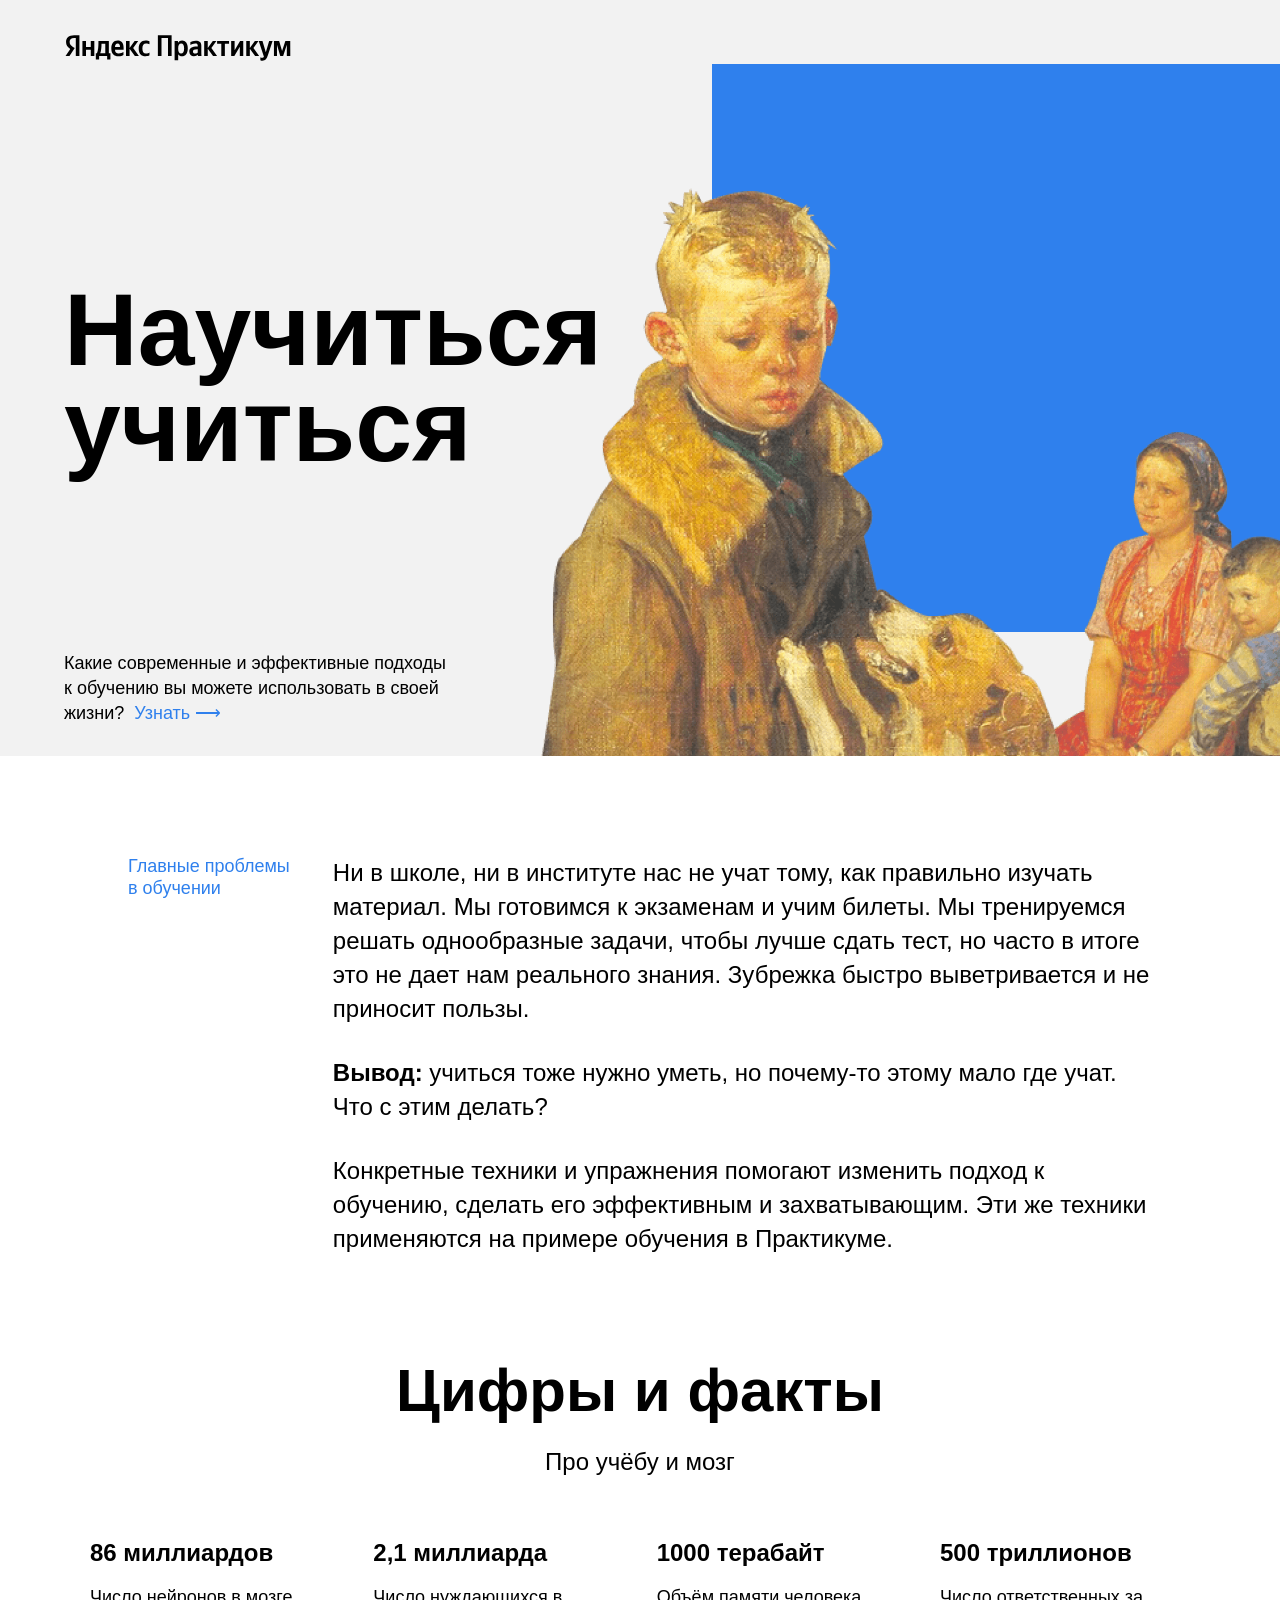
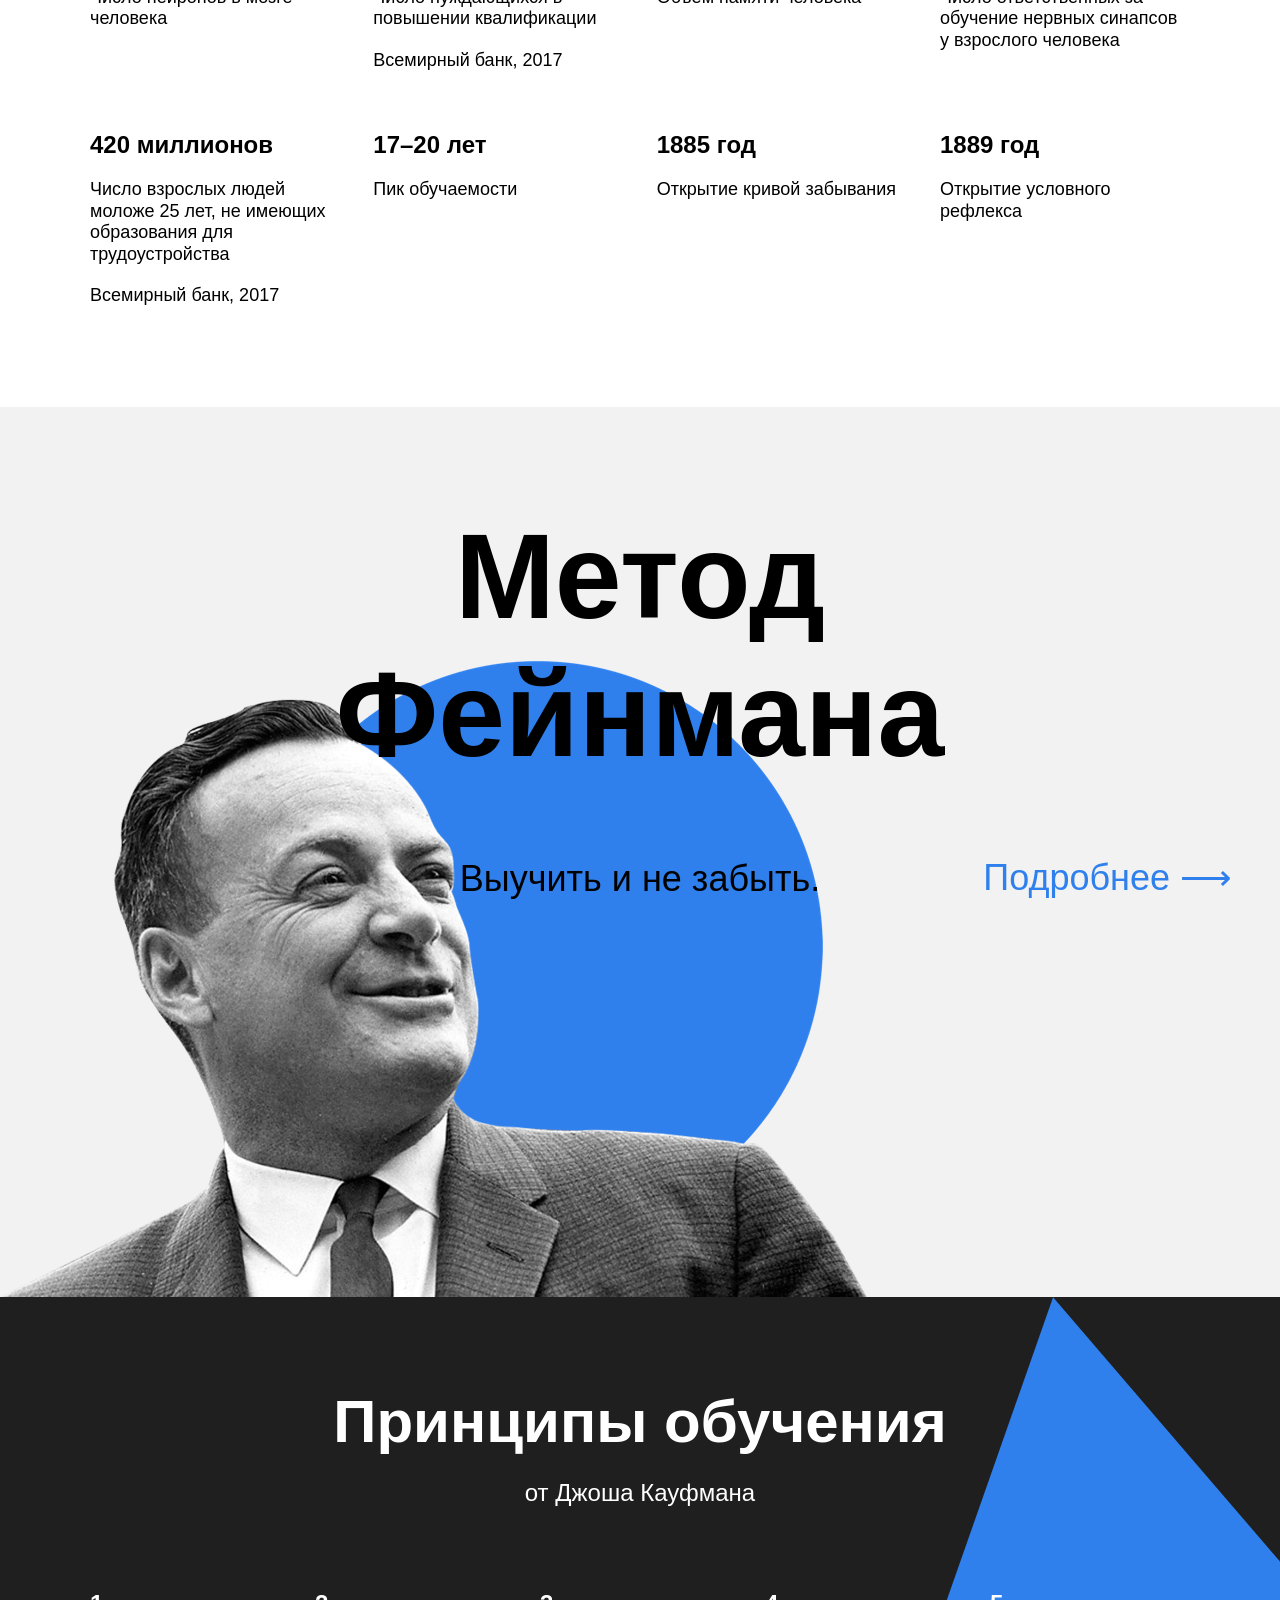
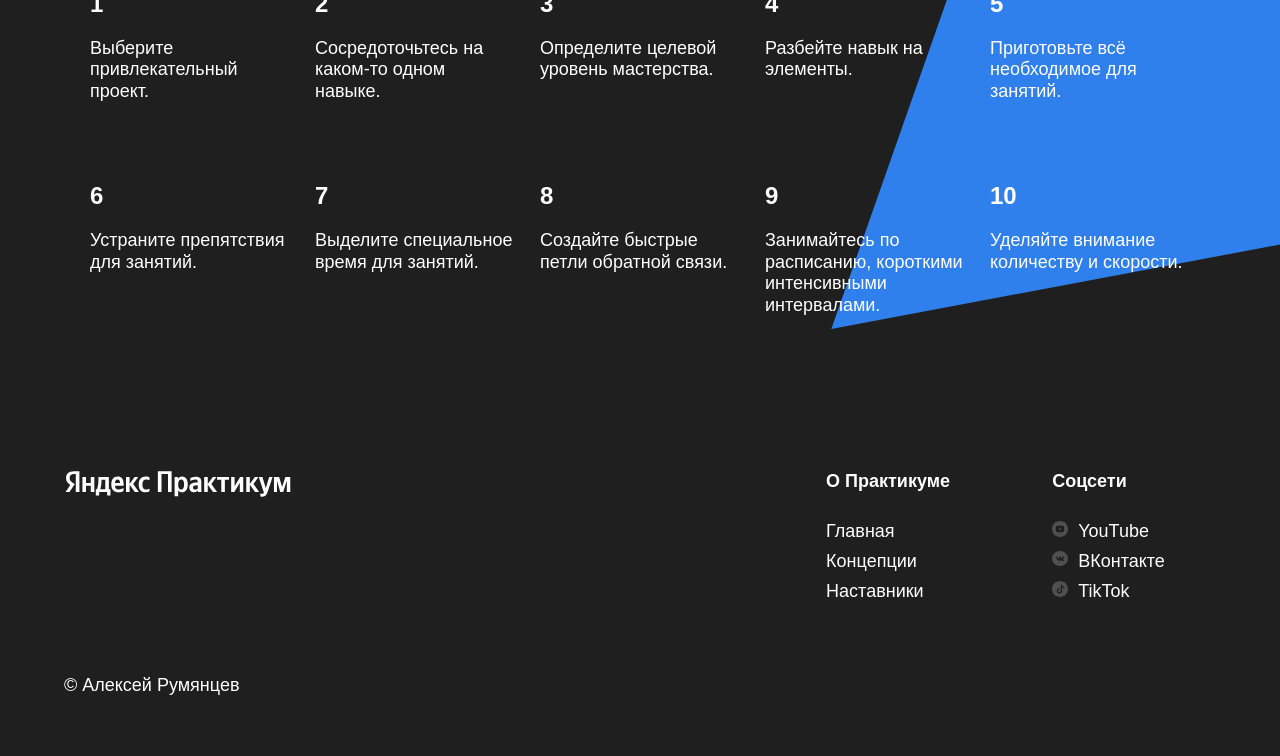
<file: pythonProject/yandexproject/index.html>
<!DOCTYPE html>
<html lang="ru">
<head>
  <meta charset="UTF-8">
  <meta name="viewport" content="width=device-width, initial-scale=1.0">
  <meta name="decription" content="Первый проект студента Яндекс.Практикума">
  <meta name="keywords" content="html, css">
  <meta name="author" content="Борис Зашляпин">
  <title>Научиться учиться</title>
  <link rel="stylesheet" href="./styles/normalize.css">
  <link rel="stylesheet" href="./styles/style.css">
</head>
<body class="page">
  <header class="header">
    <div class="logo logo_place_header"></div>
    <h1 class="header__title">Научиться учиться</h1>
    <p class="header__subtitle">
      Какие современные и эффективные подходы к обучению вы можете использовать в своей жизни?
      <a href="" class="header__link">&nbsp;Узнать&nbsp;&xrarr;</a>
    </p>
    <div class="header__main-illustration"></div>
    <div class="header__square-pic"></div>
  </header>
  <main class="content">
    <section class="description">
      <article class="two-columns">
        <h2 class="two-columns__brief">Главные проблемы в обучении</h2>
        <div class="two-columns__main-text">
          <p class="two-columns__paragraph">
            Ни в школе, ни в институте нас не учат тому, как правильно изучать материал.
            Мы готовимся к экзаменам и учим билеты.
            Мы тренируемся решать однообразные задачи, чтобы лучше сдать тест,
            но часто в итоге это не дает нам реального знания.
            Зубрежка быстро выветривается и не приносит пользы.
          </p>
          <p class="two-columns__paragraph">
            <span class="two-columns__span-accent">Вывод:</span> учиться тоже нужно уметь,
            но почему-то этому мало где учат.
            Что с этим делать?
          </p>
          <p class="two-columns__paragraph">
            Конкретные техники и упражнения помогают изменить подход к обучению,
            сделать его эффективным и захватывающим.
            Эти же техники применяются на примере обучения в Практикуме.
          </p>
        </div>
      </article>
    </section>
    <section class="digits">
      <h2 class="section-title">Цифры и факты</h2>
      <h3 class="section-subtitle">Про учёбу и мозг</h3>
      <div class="table">
        <div class="table__cell">
          <h4 class="table__heading">86 миллиардов</h4>
          <p class="table__text">Число нейронов в мозге человека</p>
        </div>
        <div class="table__cell">
          <h4 class="table__heading">2,1 миллиарда</h4>
          <p class="table__text">Число нуждающихся в повышении квалификации</p>
          <p class="table__text">Всемирный банк, 2017</p>
        </div>
        <div class="table__cell">
          <h4 class="table__heading">1000 терабайт</h4>
          <p class="table__text">Объём памяти человека</p>
        </div>
        <div class="table__cell">
          <h4 class="table__heading">500 триллионов</h4>
          <p class="table__text">Число ответственных за обучение нервных синапсов
            у взрослого человека
          </p>
        </div>
        <div class="table__cell">
          <h4 class="table__heading">420 миллионов</h4>
          <p class="table__text">
            Число взрослых людей моложе 25 лет,
            не имеющих образования для трудоустройства
          </p>
          <p class="table__text">Всемирный банк, 2017</p>
        </div>
        <div class="table__cell">
          <h4 class="table__heading">17–20 лет</h4>
          <p class="table__text">Пик обучаемости</p>
        </div>
        <div class="table__cell">
          <h4 class="table__heading">1885 год</h4>
          <p class="table__text">Открытие кривой забывания</p>
        </div>
        <div class="table__cell">
          <h4 class="table__heading">1889 год</h4>
          <p class="table__text">Открытие условного рефлекса</p>
        </div>
      </div>
    </section>
    <section class="feynman">
      <h2 class="feynman__title">Метод Фейнмана</h2>
      <h3 class="feynman__subtitle">Выучить и не забыть.</h3>
      <a href="" class="feynman__link">Подробнее&nbsp;&xrarr;</a>
      <div class="feynman__picture"></div>
    </section>
    <section class="kaufman">
      <h2 class="section-title section-title_theme_dark">Принципы обучения</h2>
      <h3 class="section-subtitle section-subtitle_theme_dark">от Джоша Кауфмана</h3>
      <div class="table table_theme_dark">
        <div class="table__cell table__cell_theme_dark">
          <h4 class="table__heading table__heading_theme_dark">1</h4>
          <p class="table__text table__text_theme_dark">Выберите привлекательный проект.</p>
        </div>
        <div class="table__cell table__cell_theme_dark">
          <h4 class="table__heading table__heading_theme_dark">2</h4>
          <p class="table__text table__text_theme_dark">Сосредоточьтесь на каком-то одном навыке.</p>
        </div>
        <div class="table__cell table__cell_theme_dark">
          <h4 class="table__heading table__heading_theme_dark">3</h4>
          <p class="table__text table__text_theme_dark">Определите целевой уровень мастерства.</p>
        </div>
        <div class="table__cell table__cell_theme_dark">
          <h4 class="table__heading table__heading_theme_dark">4</h4>
          <p class="table__text table__text_theme_dark">Разбейте навык на элементы.</p>
        </div>
        <div class="table__cell table__cell_theme_dark">
          <h4 class="table__heading table__heading_theme_dark">5</h4>
          <p class="table__text table__text_theme_dark">Приготовьте всё необходимое для занятий.</p>
        </div>
        <div class="table__cell table__cell_theme_dark">
          <h4 class="table__heading table__heading_theme_dark">6</h4>
          <p class="table__text table__text_theme_dark">Устраните препятствия для занятий.</p>
        </div>
        <div class="table__cell table__cell_theme_dark">
          <h4 class="table__heading table__heading_theme_dark">7</h4>
          <p class="table__text table__text_theme_dark">Выделите специальное время для занятий.</p>
        </div>
        <div class="table__cell table__cell_theme_dark">
          <h4 class="table__heading table__heading_theme_dark">8</h4>
          <p class="table__text table__text_theme_dark">Создайте быстрые петли обратной связи.</p>
        </div>
        <div class="table__cell table__cell_theme_dark">
          <h4 class="table__heading table__heading_theme_dark">9</h4>
          <p class="table__text table__text_theme_dark">Занимайтесь по расписанию, короткими интенсивными интервалами.
          </p>
        </div>
        <div class="table__cell table__cell_theme_dark">
          <h4 class="table__heading table__heading_theme_dark">10</h4>
          <p class="table__text table__text_theme_dark">Уделяйте внимание количеству и скорости.</p>
        </div>
      </div>
      <div class="kaufman__triangle"></div>
    </section>
  </main>
  <footer class="footer">
    <div class="footer__columns">
      <div class="footer__column footer__column_content_copyright">
        <div class="logo logo_place_footer"></div>
        <p class="footer__author">&#169; Алексей Румянцев</p>
      </div>
      <div class="footer__column footer__column_content_info">
        <h2 class="footer__column-heading">О Практикуме</h2>
        <nav>
          <ul class="footer__column-links">
            <li><a href="" class="footer__column-link">Главная</a></li>
            <li><a href="" class="footer__column-link">Концепции</a></li>
            <li><a href="" class="footer__column-link">Наставники</a></li>
          </ul>
        </nav>
      </div>
      <div class="footer__column footer__column_content_social">
        <h2 class="footer__column-heading">Соцсети</h2>
        <nav>
          <ul class="footer__column-links">
            <li>
              <a href="#" class="footer__column-link" lang="en">
              <img src="../yandexproject2/images/youtube_color_white.svg" alt="Иконка социальной сети YouTube" class="footer__social-icon">YouTube</a>
            </li>
            <li>
              <a href="#" class="footer__column-link">
              <img src="./images/vk_color_white.svg" alt="Иконка социальной сети ВКонтакте" class="footer__social-icon">ВКонтакте</a>
            </li>
            <li>
              <a href="#" class="footer__column-link" lang="en">
              <img src="../yandexproject2/images/tiktok_color_white.svg" alt="Иконка социальной сети TikTok" class="footer__social-icon">TikTok</a>
            </li>
          </ul>
        </nav>
      </div>
    </div>
  </footer>
</body>
</html>
</file>
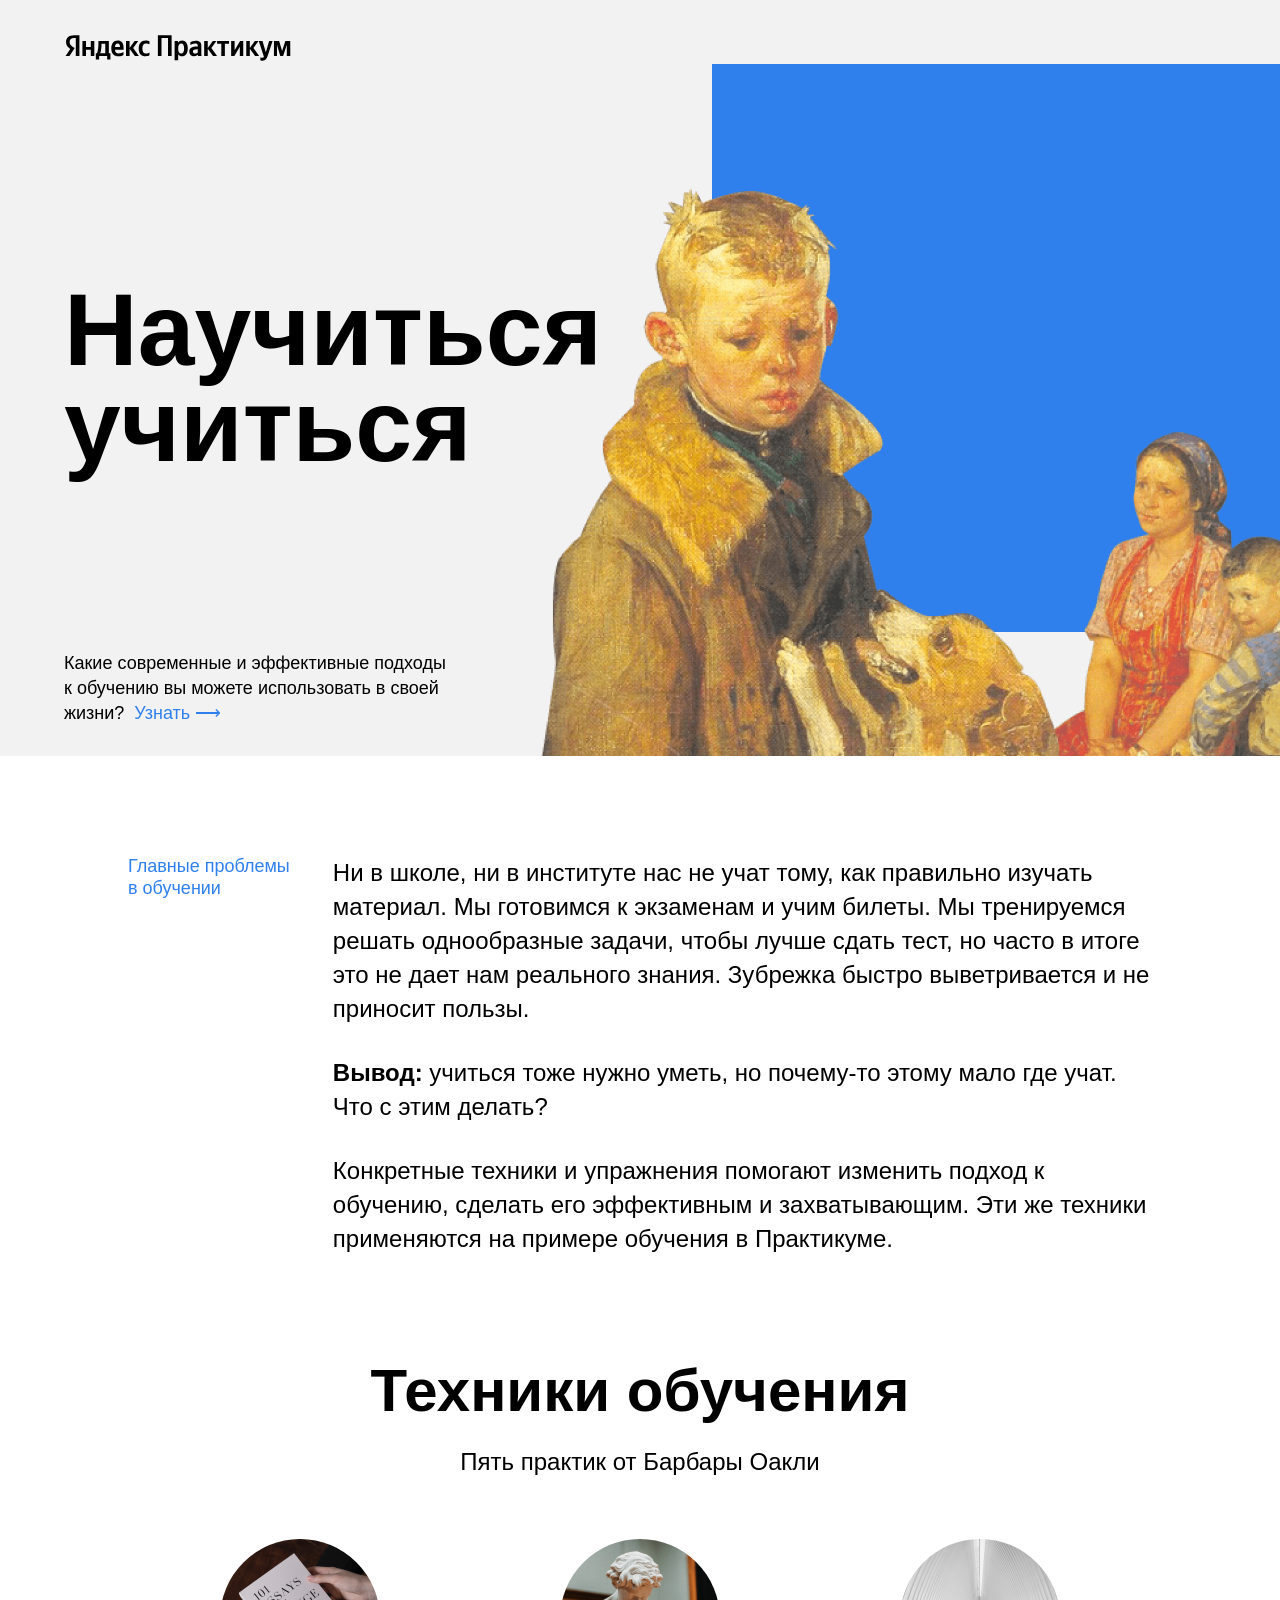
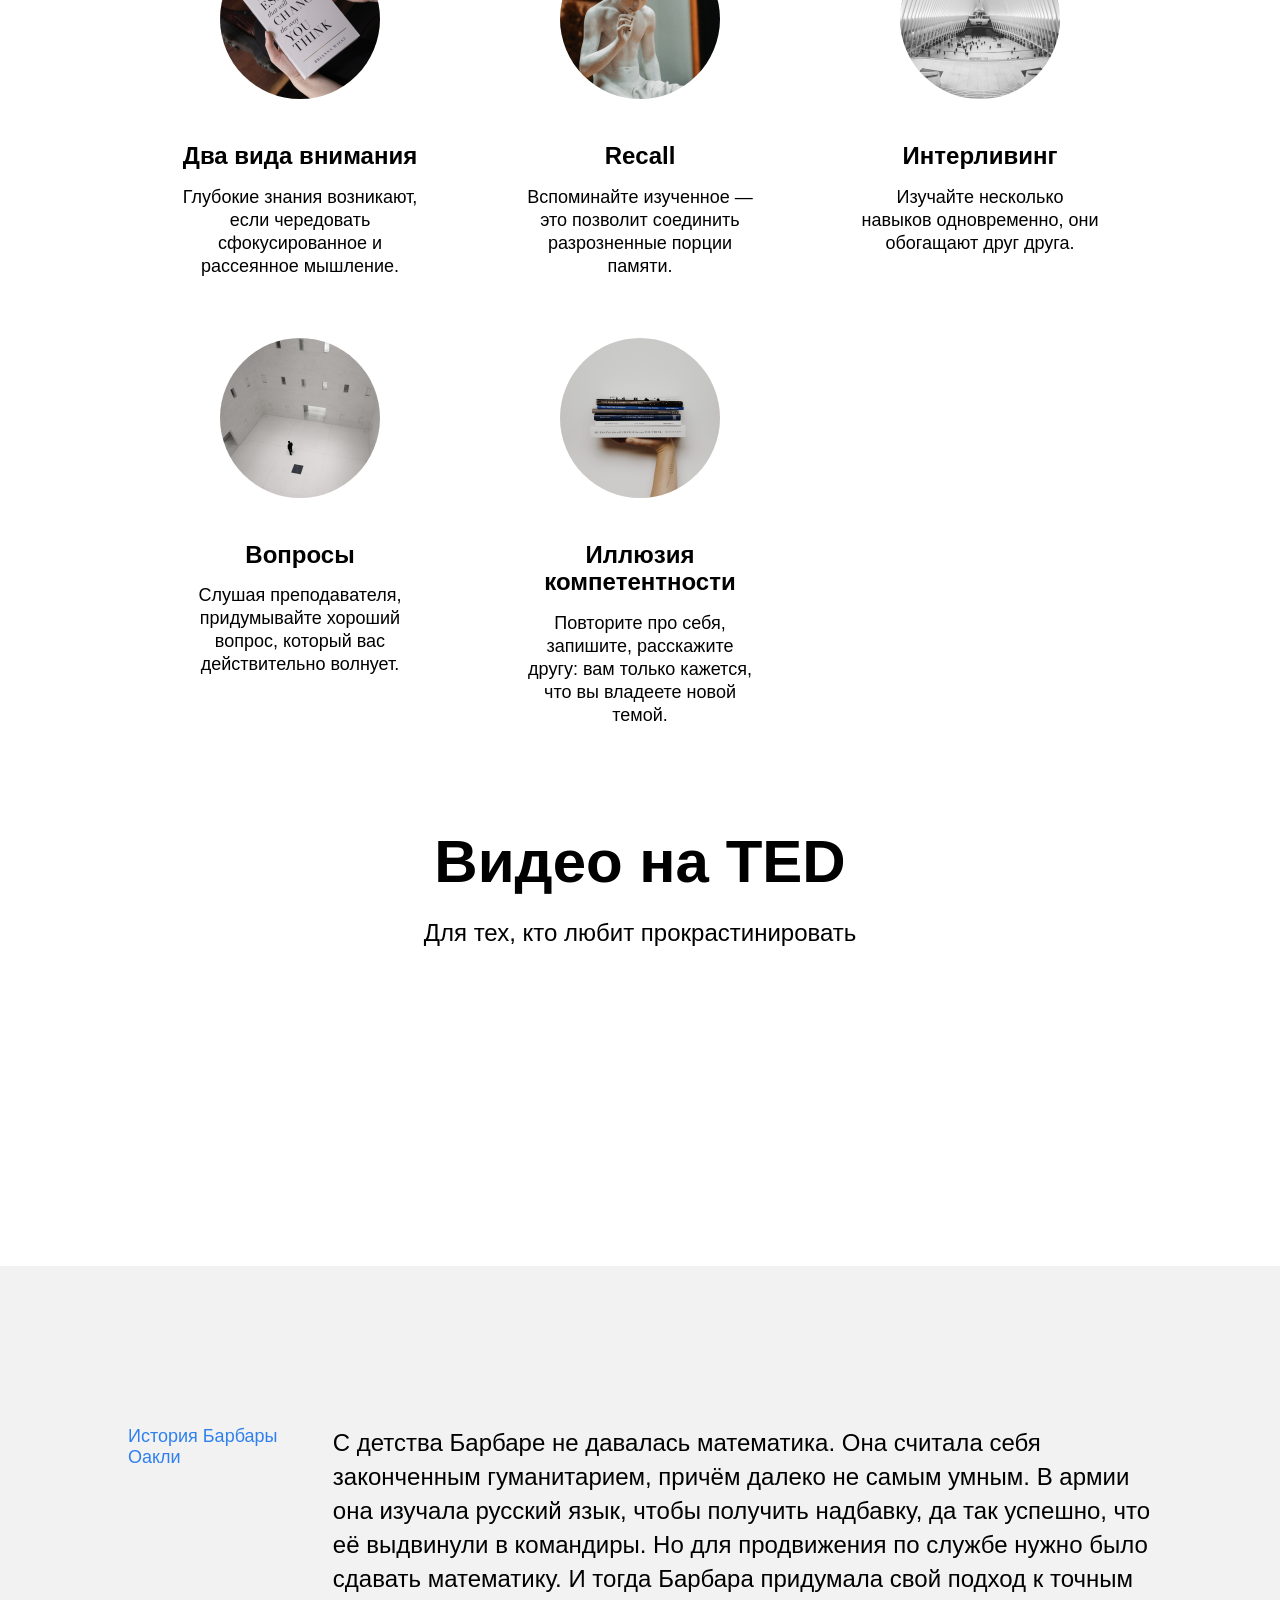
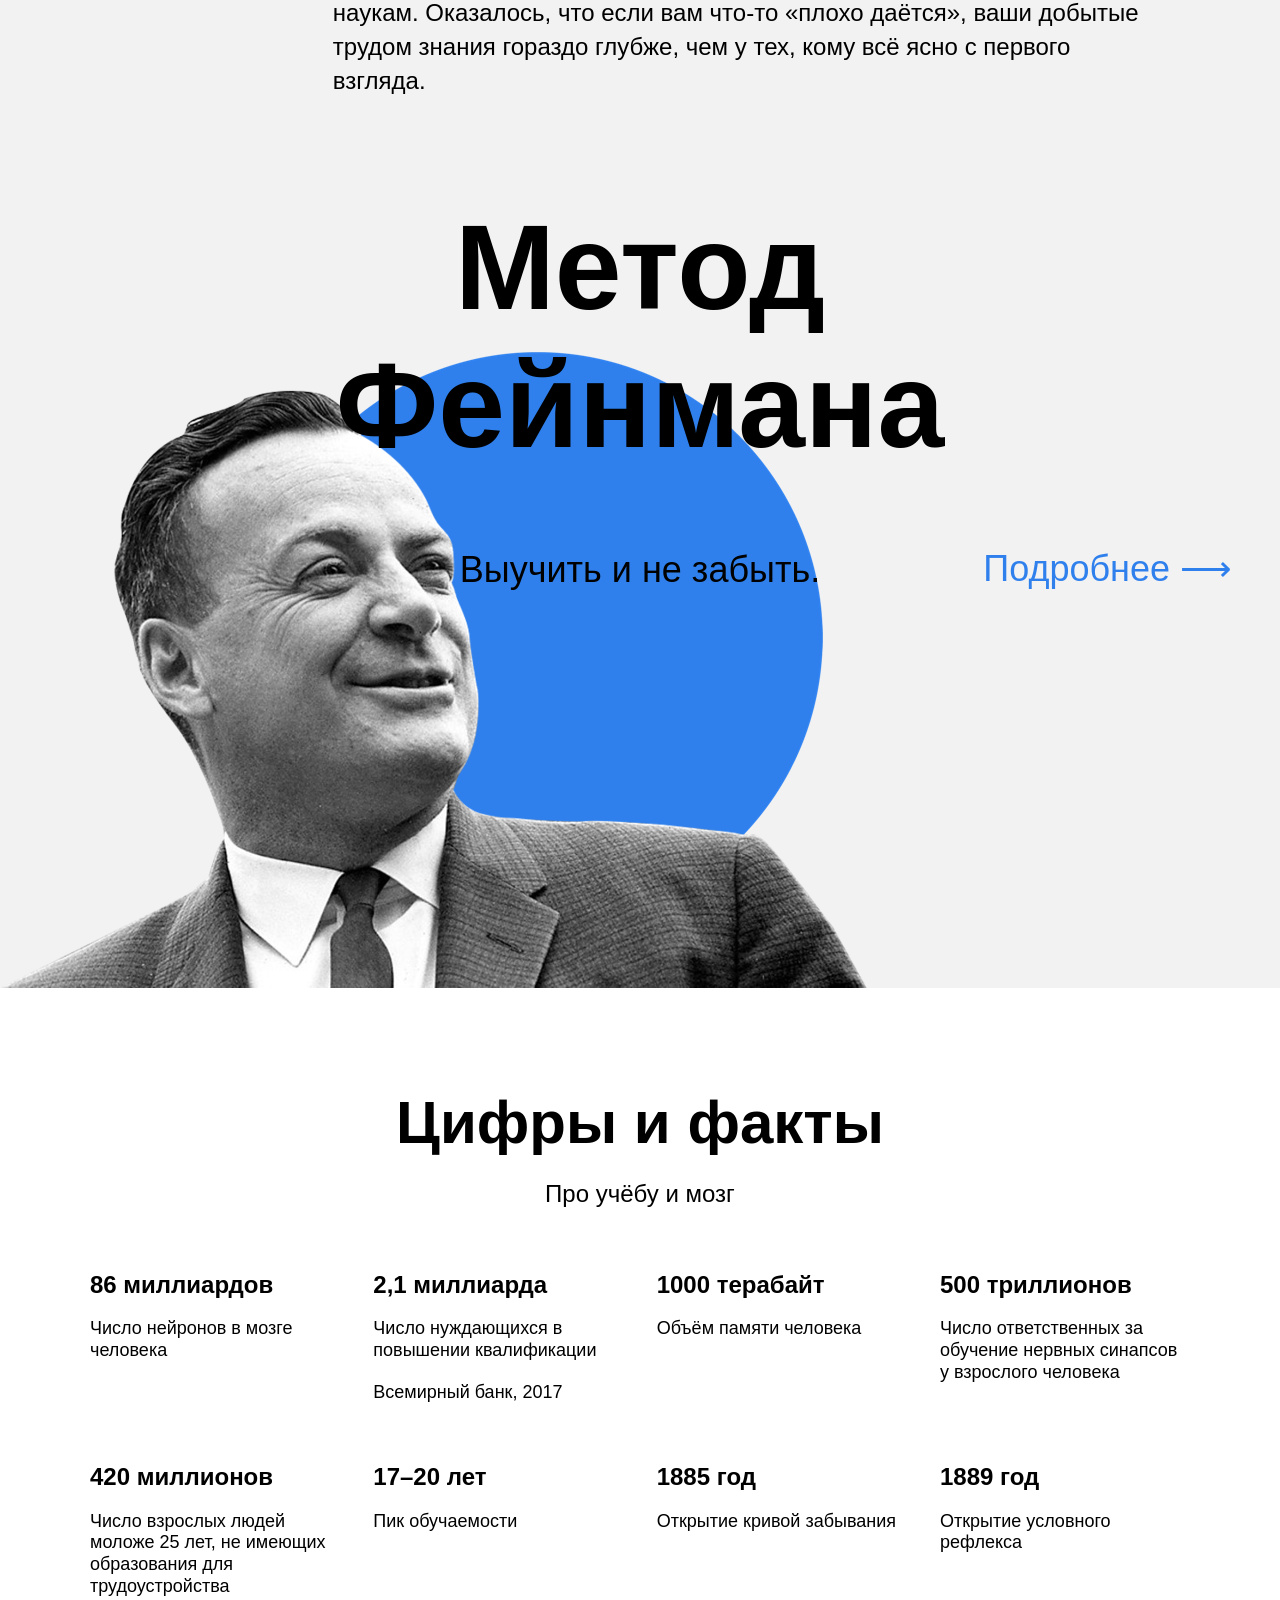
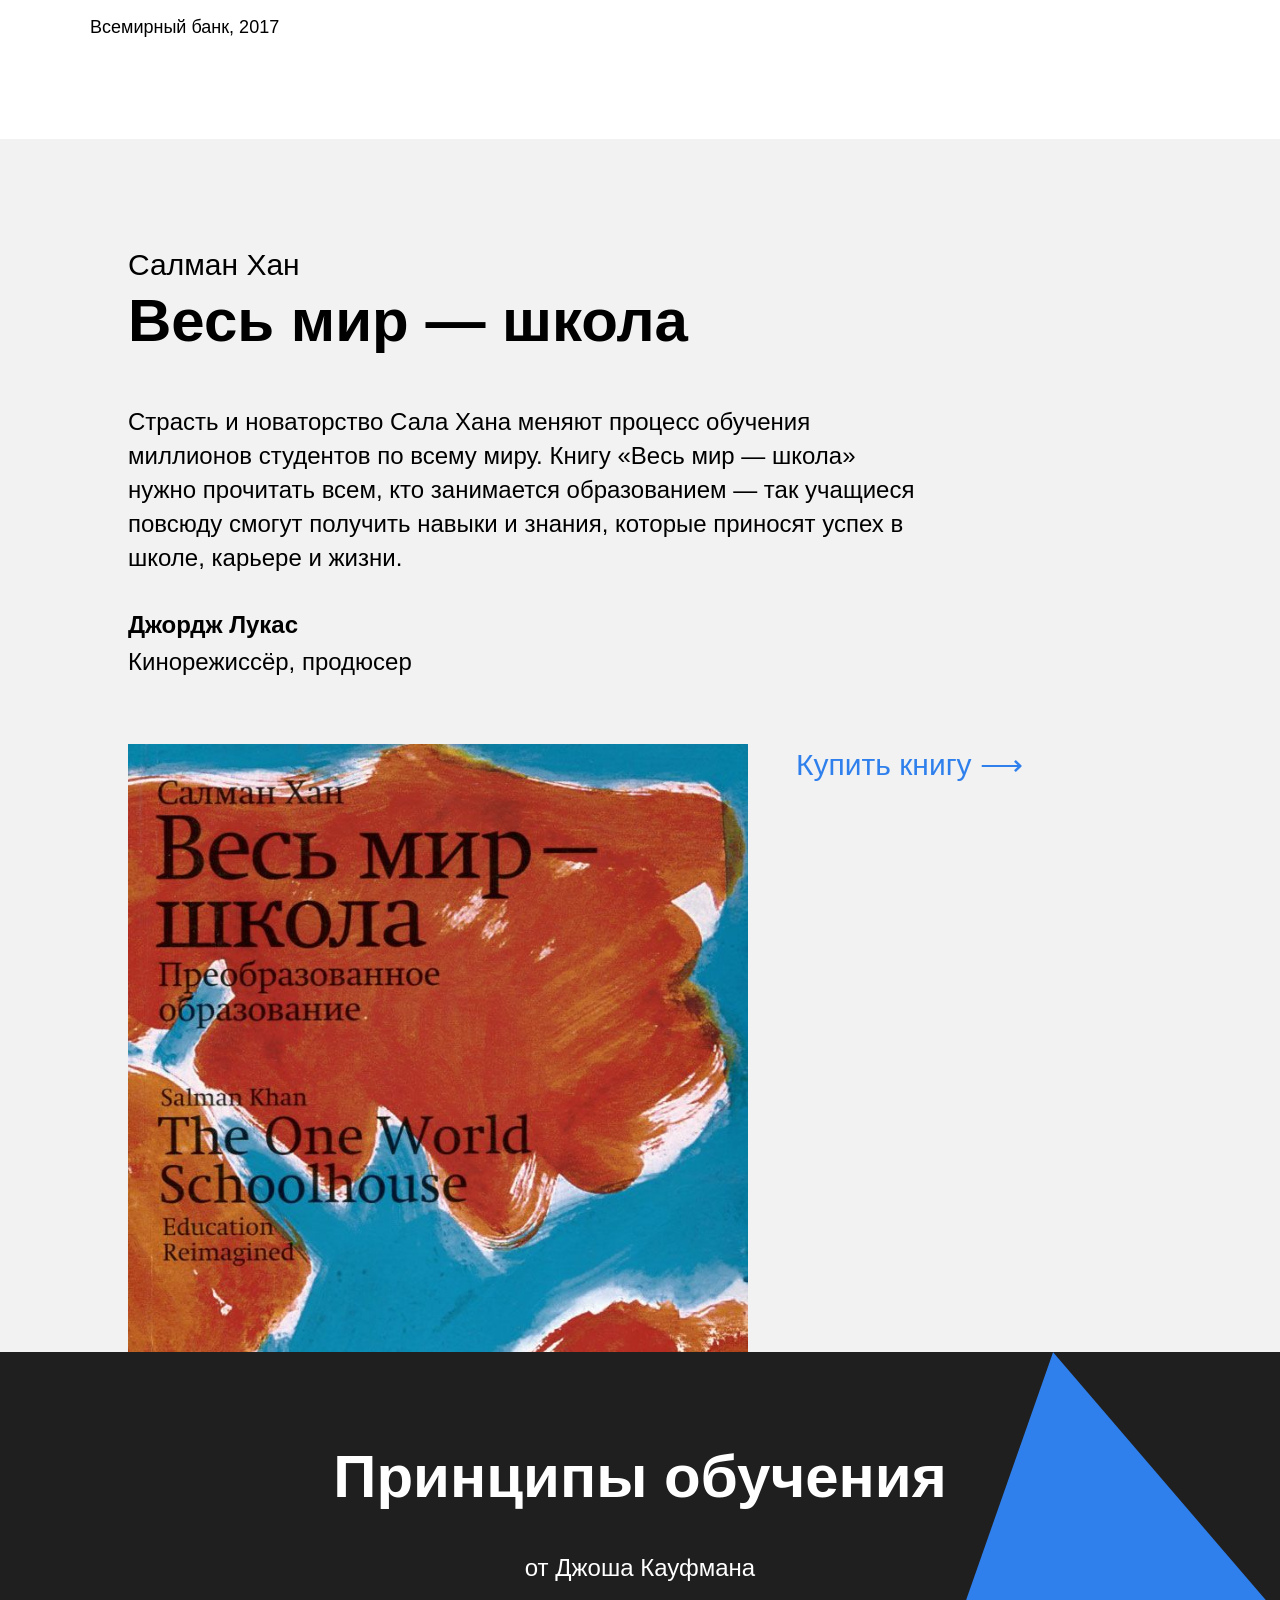
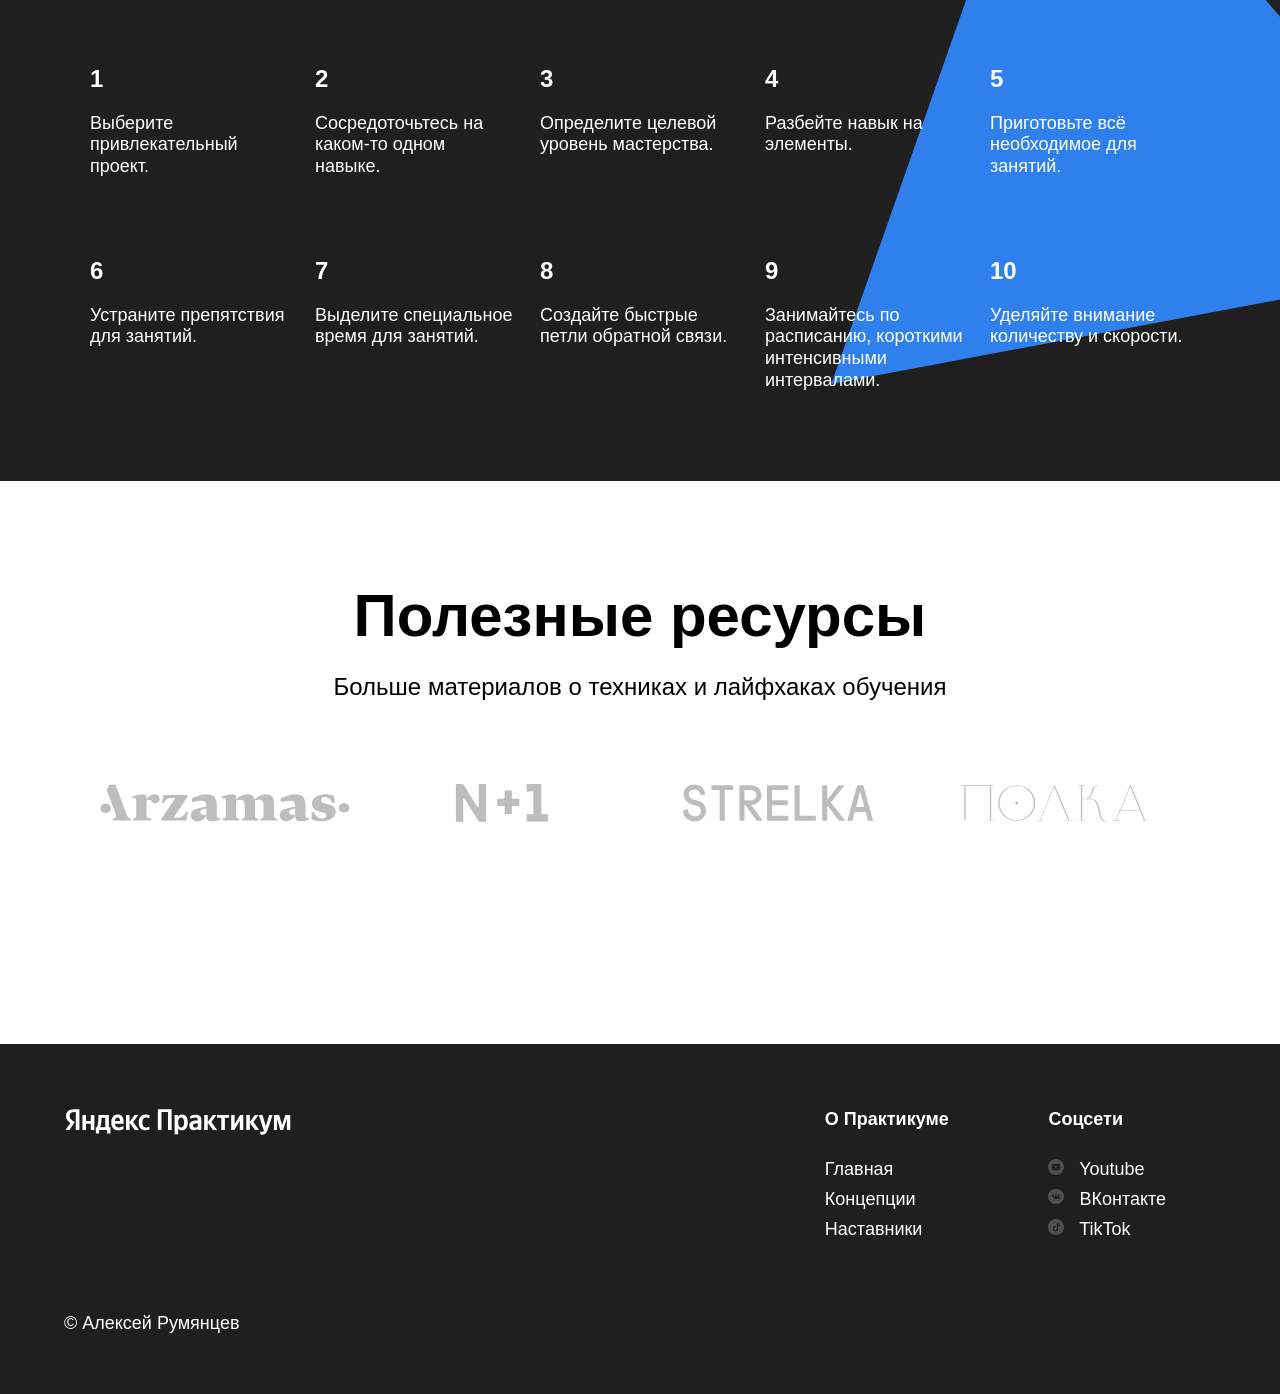
<file: pythonProject/yandexproject2/index.html>
<!DOCTYPE html>
<html lang="ru">
<head>
  <meta charset="UTF-8">
  <meta name="viewport" content="width=device-width, initial-scale=1.0">
  <meta name="decription" content="Первый проект студента Яндекс.Практикума">
  <meta name="author" content="Алексей Румянцев">
  <title>Научиться учиться</title>
  <link rel="stylesheet" href="./pages/index.css">
</head>
<body class="page">
  <header class="header">
    <div class="logo logo_place_header"></div>
    <h1 class="header__title">Научиться учиться</h1>
    <p class="header__subtitle">
      Какие современные и эффективные подходы к обучению вы можете использовать в своей жизни?
      <a href="" target="_blank" class="header__link">&nbsp;Узнать&nbsp;&xrarr;</a>
    </p>
    <div class="header__main-illustration"></div>
    <div class="header__square-pic rotation"></div>
  </header>
  <main class="content">
    <section class="description">
      <article class="two-columns">
        <h2 class="two-columns__brief">Главные проблемы в обучении</h2>
        <div class="two-columns__main-text">
          <p class="two-columns__paragraph">
            Ни в школе, ни в институте нас не учат тому, как правильно изучать материал.
            Мы готовимся к экзаменам и учим билеты.
            Мы тренируемся решать однообразные задачи, чтобы лучше сдать тест,
            но часто в итоге это не дает нам реального знания.
            Зубрежка быстро выветривается и не приносит пользы.
          </p>
          <p class="two-columns__paragraph">
            <span class="two-columns__span-accent">Вывод:</span> учиться тоже нужно уметь,
            но почему-то этому мало где учат.
            Что с этим делать?
          </p>
          <p class="two-columns__paragraph">
            Конкретные техники и упражнения помогают изменить подход к обучению,
            сделать его эффективным и захватывающим.
            Эти же техники применяются на примере обучения в Практикуме.
          </p>
        </div>
      </article>
    </section>
    <section class="techniques">
      <h2 class="section-title">Техники обучения</h2>
      <p class="section-subtitle">Пять практик от Барбары Оакли</p>
      <div class="cards">
        <div class="cards__item">
          <img src="./images/cards-attention.png" alt="Книга 101 эссе, чтобы изменить ваше мышление,
          американской писательницы Брианны Уист" class="cards__image">
          <h3 class="cards__title">Два вида внимания</h3>
          <p class="cards__description">
            Глубокие знания возникают, если чередовать
            сфокусированное и рассеянное мышление.
          </p>
        </div>
        <div class="cards__item">
          <img src="./images/cards-recall.png" alt="Фрагмент статуи юноши" class="cards__image">
          <h3 class="cards__title">Recall</h3>
          <p class="cards__description">
            Вспоминайте изученное &mdash; это позволит соединить
            разрозненные порции памяти.
          </p>
        </div>
        <div class="cards__item">
          <img src="./images/cards-interliving.png" alt="Интерьер архитектурного сооружения" class="cards__image">
          <h3 class="cards__title">Интерливинг</h3>
          <p class="cards__description">
            Изучайте несколько навыков одновременно,
            они обогащают друг друга.
          </p>
        </div>
        <div class="cards__item">
          <img src="./images/cards-question.png" alt="Интерьер архитектурного сооружения" class="cards__image">
          <h3 class="cards__title">Вопросы</h3>
          <p class="cards__description">
            Слушая преподавателя, придумывайте хороший вопрос,
            который вас действительно волнует.
          </p>
        </div>
        <div class="cards__item">
          <img src="./images/cards-competence.png" alt="Фрагмент руки, держащей стопку книг" class="cards__image">
          <h3 class="cards__title">Иллюзия компетентности</h3>
          <p class="cards__description">
            Повторите про себя, запишите, расскажите другу:
            вам только кажется, что вы владеете новой темой.
          </p>
        </div>
      </div>
    </section>
    <section class="video">
      <h2 class="section-title">Видео на TED</h2>
      <p class="section-subtitle">Для тех, кто любит прокрастинировать</p>
      <div class="video__iframes">
        <iframe title="Видеоэфир с американским писателем Джошем Кауфманом
        на тему Первые 20 часов. Как научиться чему угодно… быстро" src="https://www.youtube.com/embed/5MgBikgcWnY/"
          allowfullscreen loading="lazy" class="video__iframe">
        </iframe>
        <iframe title="Видеоэфир с писателем Тимом Урбаном
        на тему Внутри сознания талантливого прокрастинатора" src="https://www.youtube.com/embed/arj7oStGLkU/"
          allowfullscreen loading="lazy" class="video__iframe">
        </iframe>
      </div>
    </section>
    <section class="oakley">
      <article class="two-columns">
        <h2 class="two-columns__brief">История Барбары Оакли</h2>
        <div class="two-columns__main-text">
          <p class="two-columns__paragraph">
            С детства Барбаре не давалась математика. Она считала себя законченным гуманитарием,
            причём далеко не самым умным. В армии она изучала русский язык,
            чтобы получить надбавку, да так успешно, что её выдвинули в командиры.
            Но для продвижения по службе нужно было сдавать математику. И тогда Барбара придумала
            свой подход к точным наукам. Оказалось, что если вам что-то «плохо даётся»,
            ваши добытые трудом знания гораздо глубже, чем у тех, кому всё ясно
            с первого взгляда.
          </p>
        </div>
      </article>
    </section>
    <section class="feynman">
      <h2 class="feynman__title">Метод Фейнмана</h2>
      <p class="feynman__subtitle">Выучить и не забыть.</p>
      <a href="" target="_blank" class="feynman__link">Подробнее&nbsp;&xrarr;</a>
    </section>
    <section class="digits">
      <h2 class="section-title">Цифры и факты</h2>
      <p class="section-subtitle">Про учёбу и мозг</p>
      <ul class="table">
        <li class="table__cell">
          <h3 class="table__heading">86 миллиардов</h3>
          <p class="table__text">Число нейронов в мозге человека</p>
        </li>
        <li class="table__cell">
          <h3 class="table__heading">2,1 миллиарда</h3>
          <p class="table__text">Число нуждающихся в повышении квалификации</p>
          <p class="table__text">Всемирный банк, 2017</p>
        </li>
        <li class="table__cell">
          <h3 class="table__heading">1000 терабайт</h3>
          <p class="table__text">Объём памяти человека</p>
        </li>
        <li class="table__cell">
          <h3 class="table__heading">500 триллионов</h3>
          <p class="table__text">Число ответственных за обучение нервных синапсов
            у взрослого человека
          </p>
        </li>
        <li class="table__cell">
          <h3 class="table__heading">420 миллионов</h3>
          <p class="table__text">
            Число взрослых людей моложе 25 лет,
            не имеющих образования для трудоустройства
          </p>
          <p class="table__text">Всемирный банк, 2017</p>
        </li>
        <li class="table__cell">
          <h3 class="table__heading">17–20 лет</h3>
          <p class="table__text">Пик обучаемости</p>
        </li>
        <li class="table__cell">
          <h3 class="table__heading">1885 год</h3>
          <p class="table__text">Открытие кривой забывания</p>
        </li>
        <li class="table__cell">
          <h3 class="table__heading">1889 год</h3>
          <p class="table__text">Открытие условного рефлекса</p>
        </li>
      </ul>
    </section>
    <section class="khan">
      <div class="khan__container">
        <p class="khan__author">Салман Хан</p>
        <h2 class="khan__title">Весь мир &mdash; школа</h2>
        <blockquote class="khan__quote">Страсть и новаторство Сала Хана
          меняют процесс обучения миллионов студентов по всему миру.
          Книгу «Весь мир &mdash; школа» нужно прочитать всем,
          кто занимается образованием &mdash; так учащиеся повсюду смогут
          получить навыки и знания, которые приносят успех в школе, карьере и жизни.
        </blockquote>
        <p class="khan__quote-author">Джордж Лукас</p>
        <p class="khan__quote-author-subline">Кинорежиссёр, продюсер</p>
        <div class="khan__book-container">
          <img src="./images/khan-book.jpg" alt="Обложка книги Весь мир - школа американского преподавателя
          Салмана (Сала) Хана" class="khan__book-pic">
          <a href="" target="_blank" class="khan__buy-link">Купить книгу&nbsp;&xrarr;</a>
        </div>
      </div>
    </section>
    <section class="kaufman">
      <h2 class="section-title section-title_theme_dark">Принципы обучения</h2>
      <p class="section-subtitle section-subtitle_theme_dark">от Джоша Кауфмана</p>
      <ul class="table table_theme_dark">
        <li class="table__cell table__cell_theme_dark">
          <h3 class="table__heading table__heading_theme_dark">1</h3>
          <p class="table__text table__text_theme_dark">Выберите привлекательный проект.</p>
        </li>
        <li class="table__cell table__cell_theme_dark">
          <h3 class="table__heading table__heading_theme_dark">2</h3>
          <p class="table__text table__text_theme_dark">Сосредоточьтесь на каком-то одном навыке.</p>
        </li>
        <li class="table__cell table__cell_theme_dark">
          <h3 class="table__heading table__heading_theme_dark">3</h3>
          <p class="table__text table__text_theme_dark">Определите целевой уровень мастерства.</p>
        </li>
        <li class="table__cell table__cell_theme_dark">
          <h3 class="table__heading table__heading_theme_dark">4</h3>
          <p class="table__text table__text_theme_dark">Разбейте навык на элементы.</p>
        </li>
        <li class="table__cell table__cell_theme_dark">
          <h3 class="table__heading table__heading_theme_dark">5</h3>
          <p class="table__text table__text_theme_dark">Приготовьте всё необходимое для занятий.</p>
        </li>
        <li class="table__cell table__cell_theme_dark">
          <h3 class="table__heading table__heading_theme_dark">6</h3>
          <p class="table__text table__text_theme_dark">Устраните препятствия для занятий.</p>
        </li>
        <li class="table__cell table__cell_theme_dark">
          <h3 class="table__heading table__heading_theme_dark">7</h3>
          <p class="table__text table__text_theme_dark">Выделите специальное время для занятий.</p>
        </li>
        <li class="table__cell table__cell_theme_dark">
          <h3 class="table__heading table__heading_theme_dark">8</h3>
          <p class="table__text table__text_theme_dark">Создайте быстрые петли обратной связи.</p>
        </li>
        <li class="table__cell table__cell_theme_dark">
          <h3 class="table__heading table__heading_theme_dark">9</h3>
          <p class="table__text table__text_theme_dark">Занимайтесь по расписанию, короткими интенсивными интервалами.</p>
        </li>
        <li class="table__cell table__cell_theme_dark">
          <h3 class="table__heading table__heading_theme_dark">10</h3>
          <p class="table__text table__text_theme_dark">Уделяйте внимание количеству и скорости.</p>
        </li>
      </ul>
      <div class="kaufman__triangle rotation"></div>
    </section>
    <section class="resources">
      <h2 class="section-title">Полезные ресурсы</h2>
      <p class="section-subtitle">Больше материалов о техниках и лайфхаках обучения</p>
      <ul class="resources__logo-zone">
        <li>
          <a href="" target="_blank" class="resources__link">
            <img src="./images/logo/resources-arzamas.svg" alt="Логотип образовательного портала Arzamas"
              class="resources__logo">
          </a>
        </li>
        <li>
          <a href="" target="_blank" class="resources__link">
            <img src="./images/logo/resources-n1.svg" alt="Логотип научно-популярного Интернет-издания N+1"
              class="resources__logo">
          </a>
        </li>
        <li>
          <a href="" target="_blank" class="resources__link">
            <img src="./images/logo/resources-strelka.svg" alt="Логотип Института медиа, архитектуры и дизайна Стрелка"
              class="resources__logo">
          </a>
        </li>
        <li>
          <a href="" target="_blank" class="resources__link">
            <img src="./images/logo/resources-polka.svg" alt="Логотип образовательного проекта о русской литературе"
              class="resources__logo">
          </a>
        </li>
      </ul>
    </section>
  </main>
  <footer class="footer">
    <div class="footer__columns">
      <div class="footer__column footer__column_content_copyright">
        <div class="logo logo_place_footer"></div>
        <p class="footer__author">&copy; Алексей Румянцев</p>
      </div>
      <div class="footer__column footer__column_content_info">
        <h2 class="footer__column-heading">О Практикуме</h2>
        <nav>
          <ul class="footer__column-links">
            <li><a href="" target="_blank" class="footer__column-link">Главная</a></li>
            <li><a href="" target="_blank" class="footer__column-link">Концепции</a></li>
            <li><a href="" target="_blank" class="footer__column-link">Наставники</a></li>
          </ul>
        </nav>
      </div>
      <div class="footer__column footer__column_content_social">
        <h2 class="footer__column-heading">Соцсети</h2>
        <nav>
          <ul class="footer__column-links">
            <li>
              <a href="" target="_blank" class="footer__column-link" lang="en">
                <img src="./images/youtube_color_white.svg" alt="Иконка социальной сети Youtube"
                  class="footer__social-icon">
                Youtube
              </a>
            </li>
            <li>
              <a href="" target="_blank" class="footer__column-link">
                <img src="./images/vk_color_white.svg" alt="Иконка социальной сети ВКонтакте"
                  class="footer__social-icon">
                ВКонтакте
              </a>
            </li>
            <li>
              <a href="" target="_blank" class="footer__column-link" lang="en">
                <img src="./images/tiktok_color_white.svg" alt="Иконка социальной сети TikTok"
                  class="footer__social-icon">
                TikTok
              </a>
            </li>
          </ul>
        </nav>
      </div>
    </div>
  </footer>
</body>
</html>
</file>
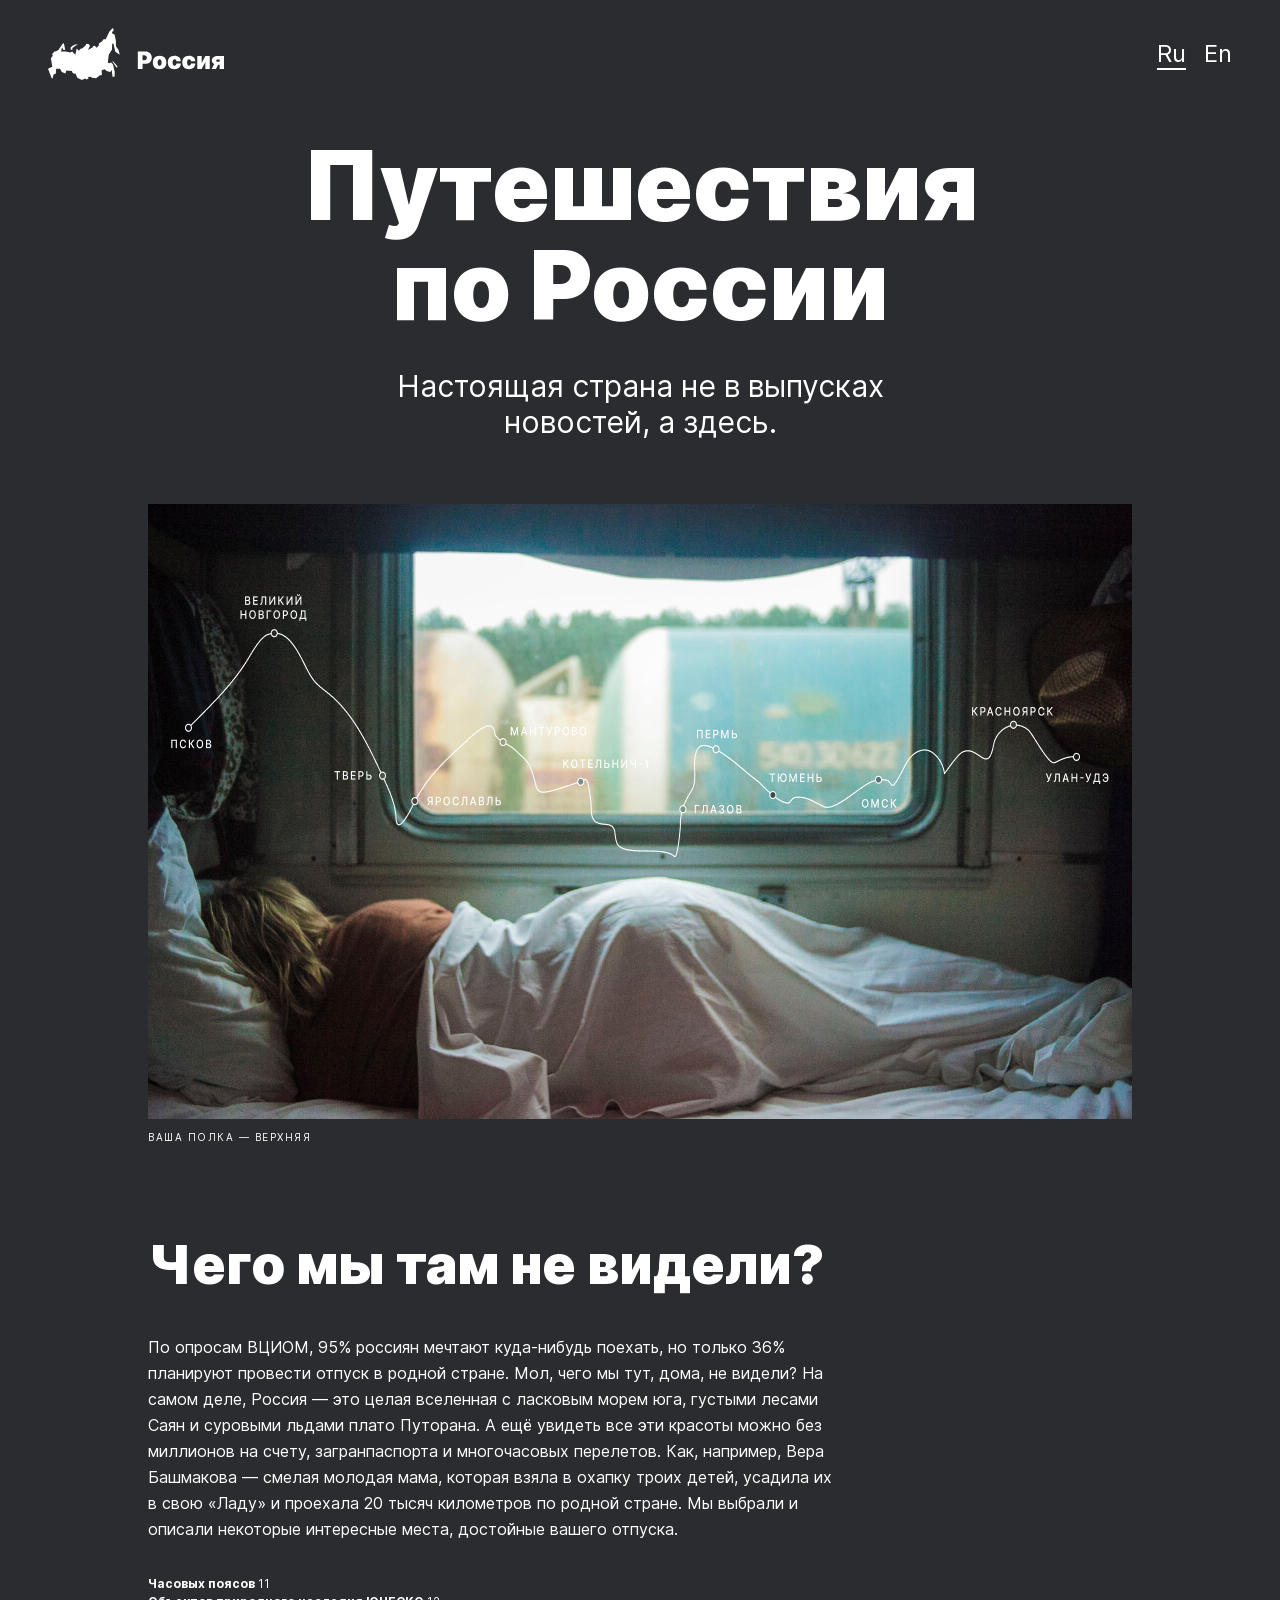
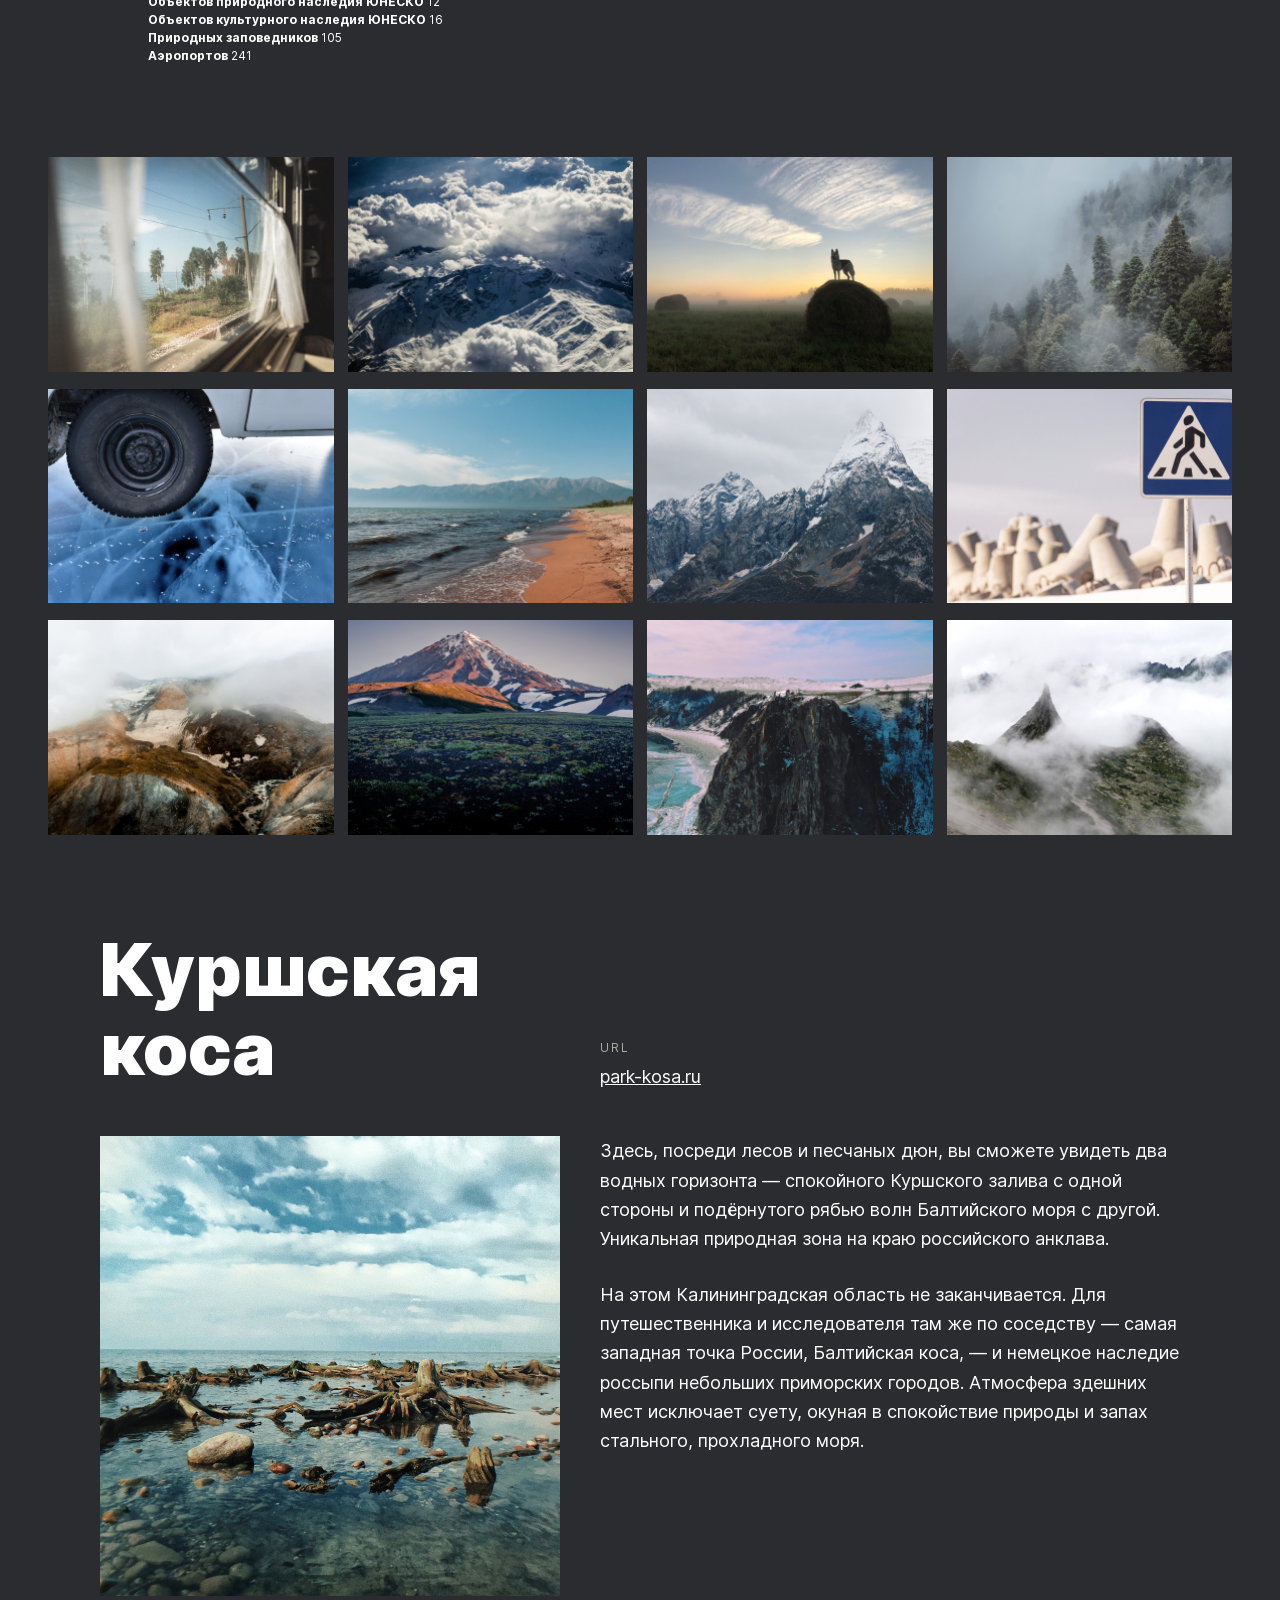
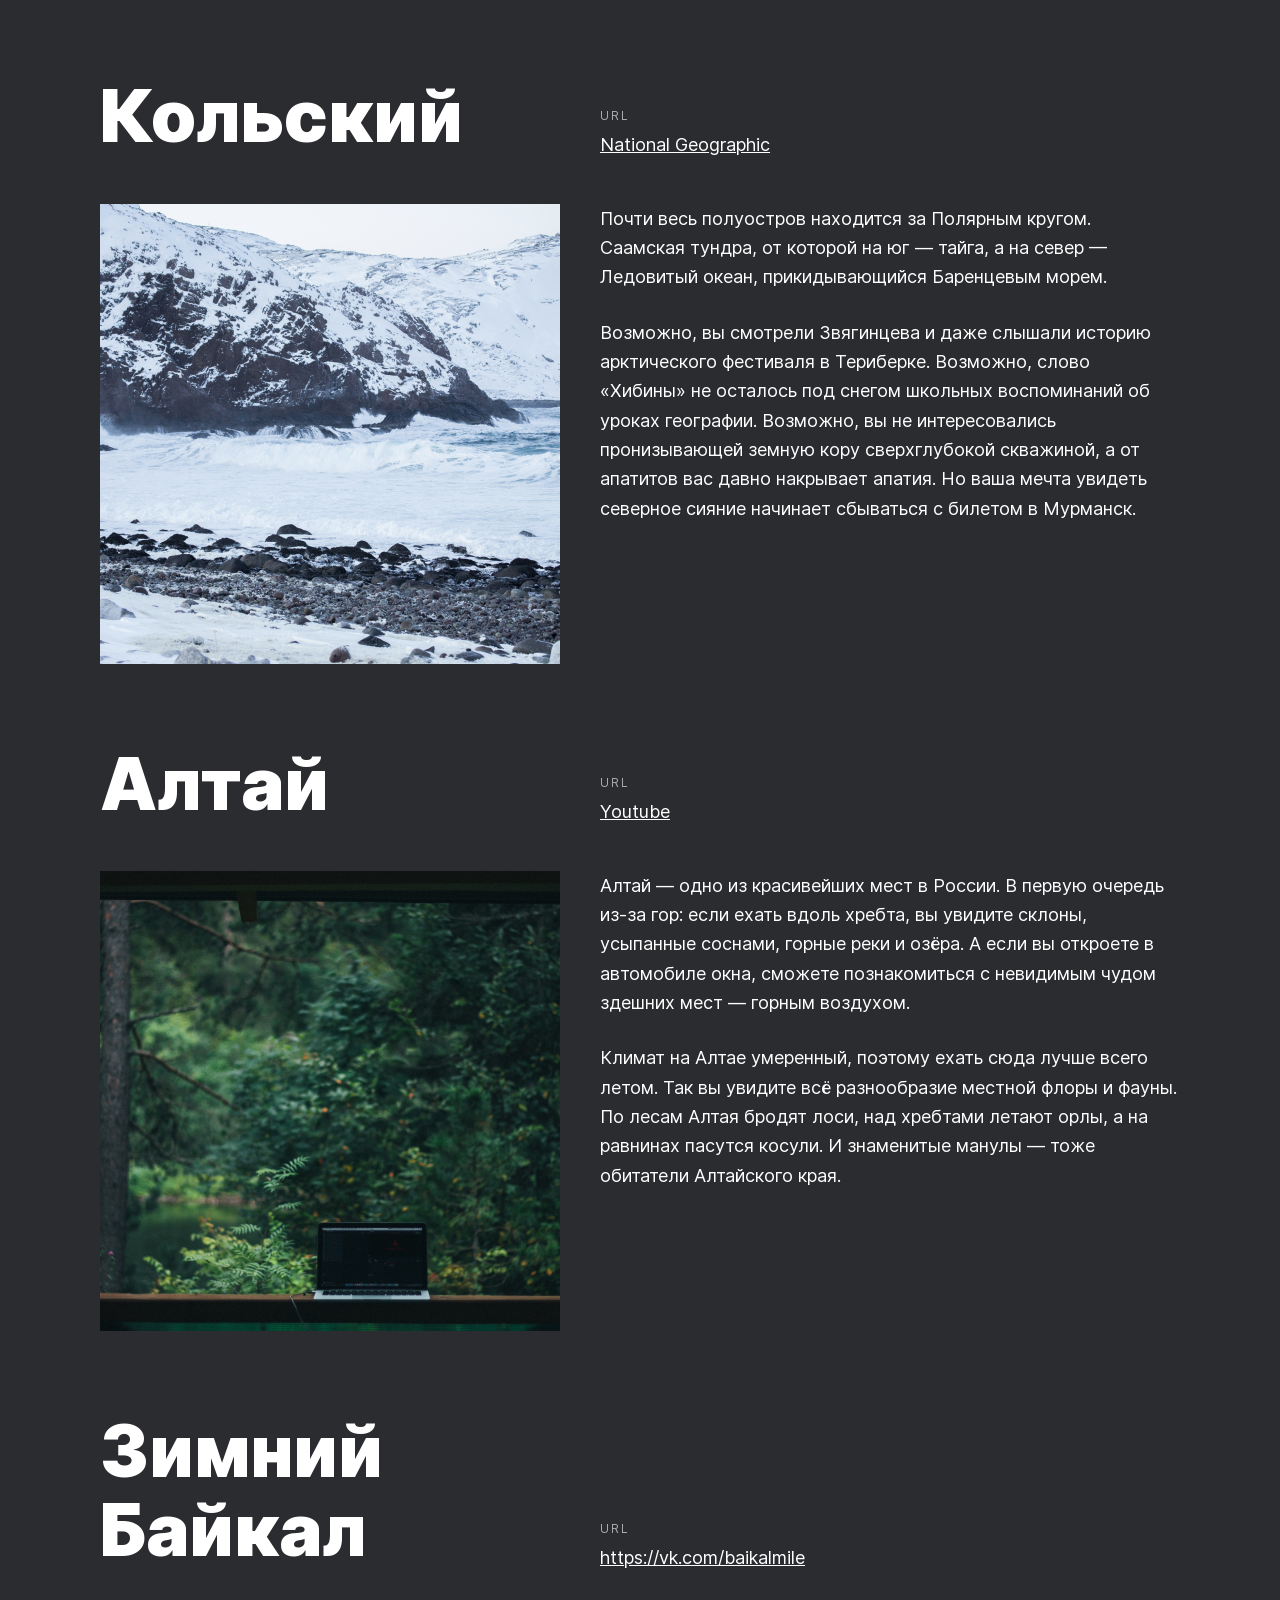
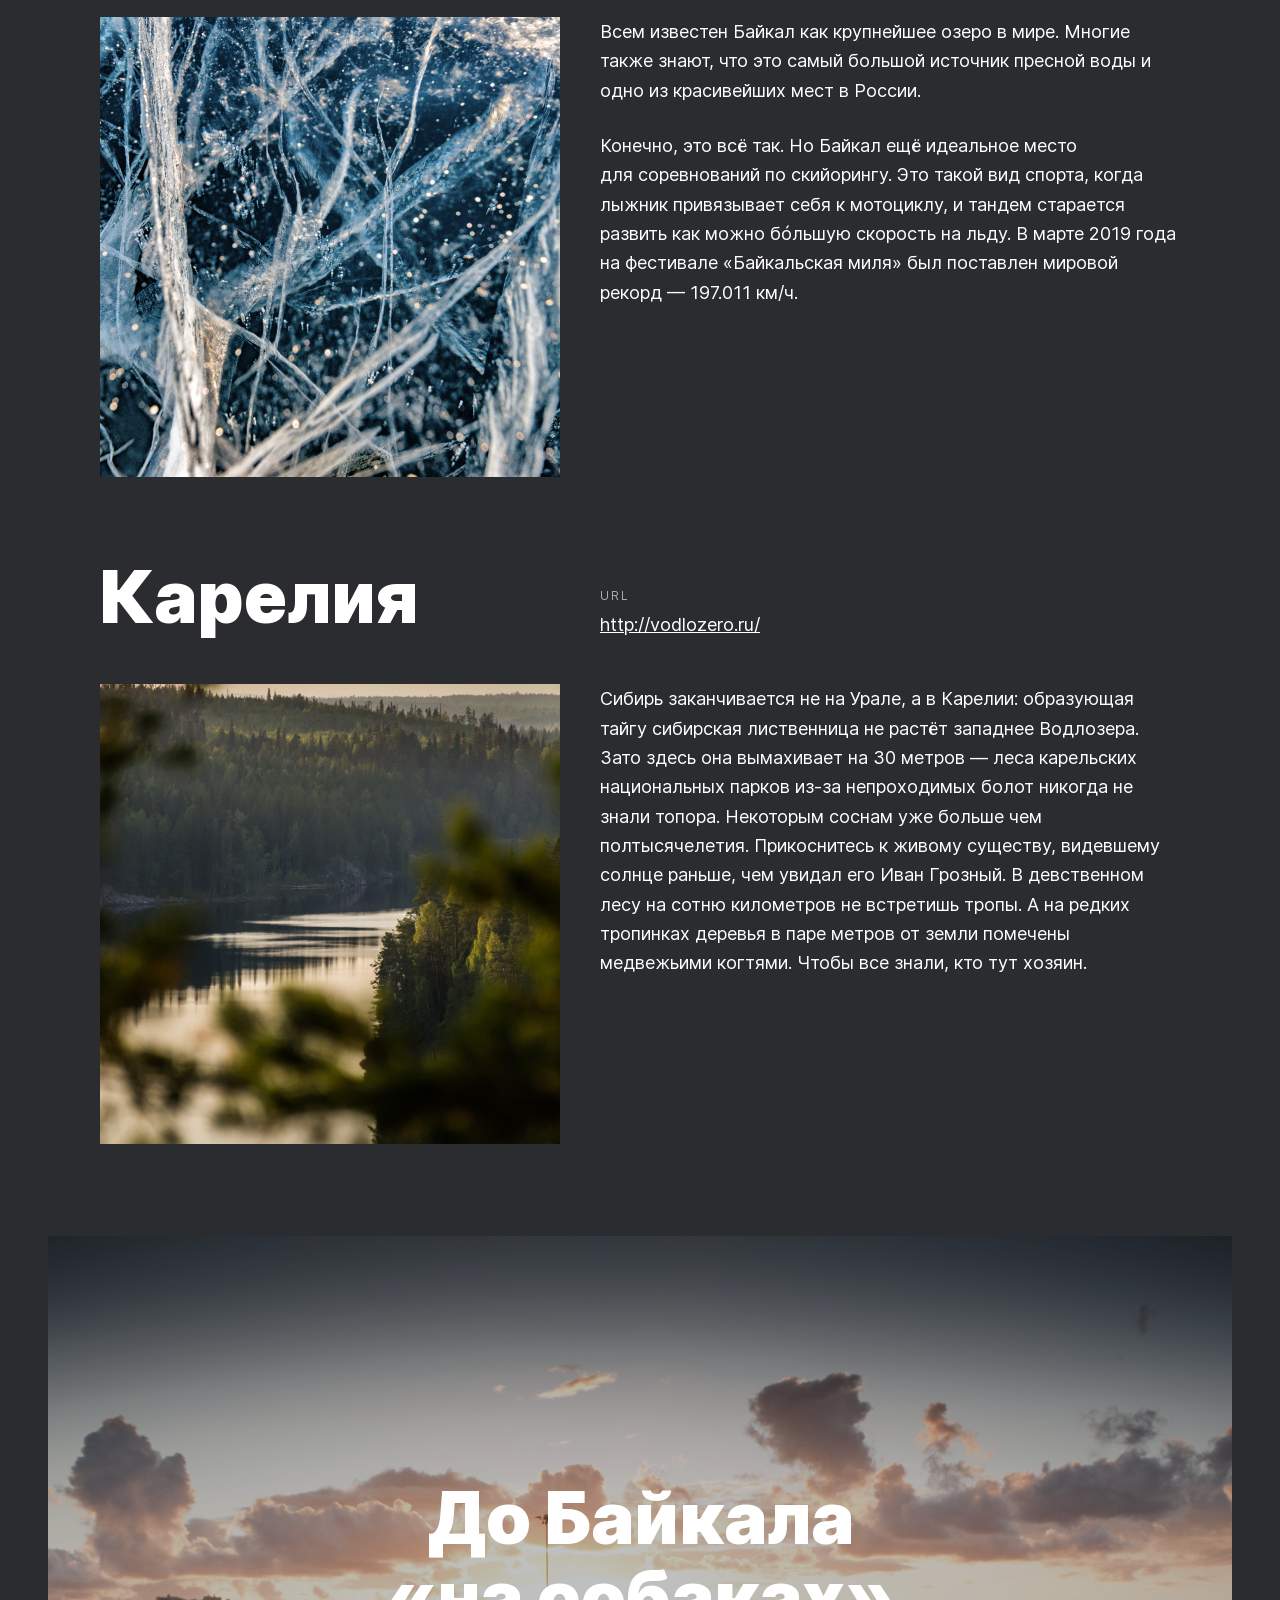
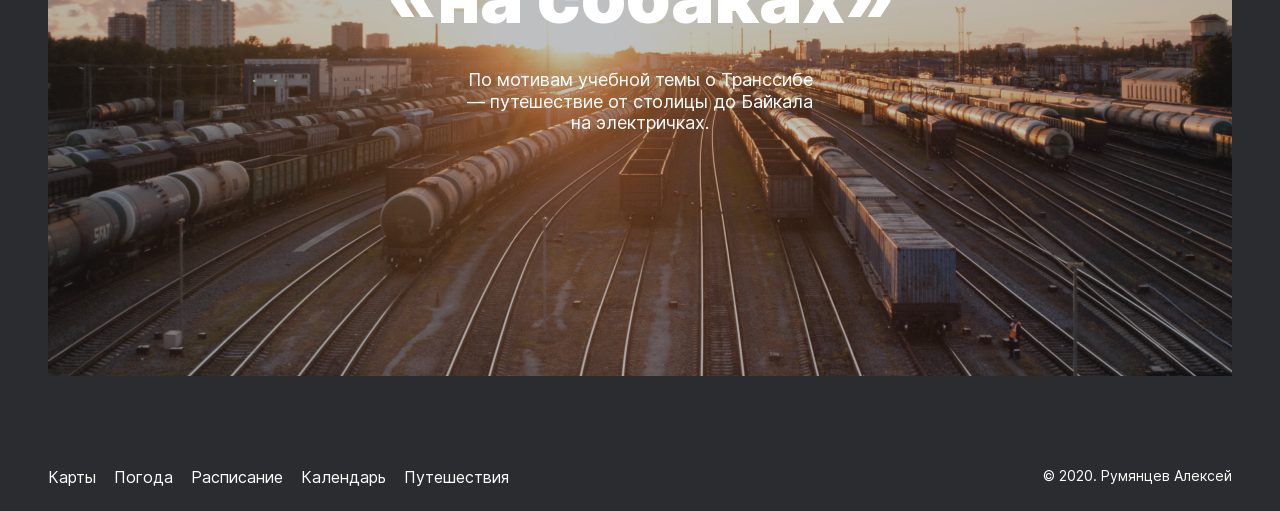
<file: pythonProject/yandexproject3/index.html>
<!DOCTYPE html>
<html lang="ru">
<head>
  <meta charset="UTF-8">
  <meta http-equiv="X-UA-Compatible" content="IE=edge">
  <meta name="viewport" content="width=device-width, initial-scale=1.0">
  <title>Russian-travel</title>
  <link rel="stylesheet" href="pages/index.css">
</head>
<body class="root">
  <div class="page">
    <header class="header">
      <img class="logo" src="images/header__logo.svg" alt="Логотип">
      <ul class="header__lang-links">
        <li><a href="#" class="header__lang-link header__lang-link_active">Ru</a></li>
        <li><a href="#" class="header__lang-link">En</a></li>
      </ul>
    </header>

    <main>
      <section class="lead">
        <h1 class="lead__title">Путешествия по России</h1>
        <p class="lead__subtitle">Настоящая страна не в выпусках новостей, а здесь.</p>
        <figure class="lead__container">
          <img class="lead__main-illustration" src="images/lead__image.jpg" alt="Главная иллюстрация">
          <figcaption class="lead__caption">ваша полка — верхняя</figcaption>
        </figure>
      </section>

      <section class="intro">
        <h2 class="intro__title">Чего мы там не видели?</h2>
        <p class="intro__text">По опросам ВЦИОМ, 95% россиян мечтают куда-нибудь поехать, но только 36% планируют провести отпуск в родной стране. Мол, чего мы тут, дома, не видели? На самом деле, Россия — это целая вселенная с ласковым морем юга, густыми лесами Саян и суровыми льдами плато Путорана. А ещё увидеть все эти красоты можно без миллионов на счету, загранпаспорта и многочасовых перелетов. Как, например, Вера Башмакова — смелая молодая мама, которая взяла в охапку троих детей, усадила их в свою «Ладу» и проехала 20 тысяч километров по родной стране. Мы выбрали и описали некоторые интересные места, достойные вашего отпуска.</p>
        <ul class="intro__list">
          <li><span class="intro__span-accent">Часовых поясов</span> 11</li>
          <li><span class="intro__span-accent">Объектов природного наследия ЮНЕСКО</span> 12</li>
          <li><span class="intro__span-accent">Объектов культурного наследия ЮНЕСКО</span> 16</li>
          <li><span class="intro__span-accent">Природных заповедников</span> 105</li>
          <li><span class="intro__span-accent">Аэропортов</span> 241</li>
        </ul>
      </section>

      <section class="photo-grid">
        <ul class="photo-grid__container">
          <li><img src="images/photo-grid_train.jpg" alt="Фото из поезда" class="photo-grid__item"></li>
          <li><img src="images/photo-grid_atharva.jpg" alt="Фото Кавкавзских гор с высоты" class="photo-grid__item"></li>
          <li><img src="images/photo-grid_tuman.jpg" alt="Пезайж Республики Марий Эл" class="photo-grid__item"></li>
          <li><img src="images/photo-grid_sochi.jpg" alt="Пейзаж леса в тумане" class="photo-grid__item"></li>
          <li><img src="images/photo-grid_arisa.jpg" alt="Фото машины на байкале" class="photo-grid__item"></li>
          <li><img src="images/photo-grid_baikal.jpg" alt="Пейзаж байкала" class="photo-grid__item"></li>
          <li><img src="images/photo-grid_elbrus.jpg" alt="Фото горы Эльбрус" class="photo-grid__item"></li>
          <li><img src="images/photo-grid_stanislav-kondratiev.jpg" alt="Фото дородного знака" class="photo-grid__item"></li>
          <li><img src="images/photo-grid_kamchatka.jpg" alt="Пейзаж Камчатки" class="photo-grid__item"></li>
          <li><img src="images/photo-grid_kamchatka2.jpg" alt="Пейзаж Камчатки" class="photo-grid__item"></li>
          <li><img src="images/photo-grid_baikal2.jpg" alt="Пейзаж байкала" class="photo-grid__item"></li>
          <li><img src="images/photo-grid_ergaki.jpg" alt="Пейзаж Ергаки" class="photo-grid__item"></li>
        </ul>
      </section>

      <section class="places">
        <article class="place">
          <h3 class="place__title">Куршская коса</h3>
          <div class="website">
            <p class="website__url-heading">url</p>
            <a class="website__link" href="http://park-kosa.ru" target="_blank">park-kosa.ru</a>
          </div>
          <img class="place__image" src="images/place_kosa.jpg" alt="Куршская коса">
          <div>
            <p class="place__paragraph">Здесь, посреди лесов и песчаных дюн, вы сможете увидеть два водных горизонта — спокойного Куршского залива с одной стороны
              и подёрнутого рябью волн Балтийского моря
              с другой. Уникальная природная зона на краю российского анклава.</p>
            <p class="place__paragraph">На этом Калининградская область не заканчивается. Для путешественника
              и исследователя там же по соседству — самая западная точка России, Балтийская коса, —
              и немецкое наследие россыпи небольших приморских городов. Атмосфера здешних мест исключает суету, окуная в спокойствие природы
              и запах стального, прохладного моря.</p>
          </div>
        </article>

        <article class="place">
          <h3 class="place__title">Кольский</h3>
          <div class="website">
            <p class="website__url-heading">url</p>
            <a class="website__link" href="https://yourshot.nationalgeographic.com/photos/?keywords=kolskiy" target="_blank">National Geographic</a>
          </div>
          <img class="place__image" src="images/place_kolskiy.jpg" alt="Кольский">
          <div>
            <p class="place__paragraph">Почти весь полуостров находится за Полярным кругом. Саамская тундра, от которой на юг —
              тайга, а на север — Ледовитый океан, прикидывающийся Баренцевым морем.</p>
            <p class="place__paragraph">Возможно, вы смотрели Звягинцева и даже слышали историю арктического фестиваля в Териберке. Возможно, слово «Хибины» не осталось под снегом школьных воспоминаний об уроках географии. Возможно, вы не интересовались пронизывающей земную кору сверхглубокой скважиной, а от апатитов вас давно накрывает апатия. Но ваша мечта увидеть северное сияние начинает сбываться с билетом
              в Мурманск.</p>
          </div>
        </article>

        <article class="place">
          <h3 class="place__title">Алтай</h3>
          <div class="website">
            <p class="website__url-heading">url</p>
            <a class="website__link" href="https://www.youtube.com/watch?v=7ZEsoV7kWAQ" target="_blank">Youtube</a>
          </div>
          <img class="place__image" src="images/place_Altai.jpg" alt="Алтай">
          <div>
            <p class="place__paragraph">Алтай — одно из красивейших мест в России.
              В первую очередь из-за гор: если ехать вдоль хребта, вы увидите склоны, усыпанные соснами, горные реки и озёра. А если вы откроете в автомобиле окна, сможете познакомиться с невидимым чудом здешних мест — горным воздухом.</p>
            <p class="place__paragraph">Климат на Алтае умеренный, поэтому ехать сюда лучше всего летом. Так вы увидите всё разнообразие местной флоры и фауны. По лесам Алтая бродят лоси, над хребтами летают орлы, а на равнинах пасутся косули. И знаменитые манулы — тоже обитатели Алтайского края.</p>
          </div>
        </article>

        <article class="place">
          <h3 class="place__title">Зимний Байкал</h3>
          <div class="website">
            <p class="website__url-heading">url</p>
            <a class="website__link" href="https://vk.com/baikalmile" target="_blank">https://vk.com/baikalmile</a>
          </div>
          <img class="place__image" src="images/place_baikal.jpg" alt="Байкал">
          <div>
            <p class="place__paragraph">Всем известен Байкал как крупнейшее озеро
              в мире. Многие также знают, что это самый большой источник пресной воды и одно из красивейших мест в России.</p>
            <p class="place__paragraph">Конечно, это всё так. Но Байкал ещё идеальное место для соревнований по скийорингу. Это такой вид спорта, когда лыжник привязывает себя
              к мотоциклу, и тандем старается развить как можно бóльшую скорость на льду. В марте 2019 года на фестивале «Байкальская миля» был поставлен мировой рекорд — 197.011 км/ч.</p>
          </div>
        </article>

        <article class="place">
          <h3 class="place__title">Карелия</h3>
          <div class="website">
            <p class="website__url-heading">url</p>
            <a class="website__link" href="http://vodlozero.ru" target="_blank">http://vodlozero.ru/</a>
          </div>
          <img class="place__image" src="images/place_karelia.jpg" alt="Карелия">
          <div>
            <p class="place__paragraph">Сибирь заканчивается не на Урале, а в Карелии: образующая тайгу сибирская лиственница не растёт западнее Водлозера. Зато здесь она вымахивает на 30 метров — леса карельских национальных парков из-за непроходимых болот никогда не знали топора. Некоторым соснам уже больше чем полтысячелетия. Прикоснитесь к живому существу, видевшему солнце раньше, чем увидал его Иван Грозный.
              В девственном лесу на сотню километров не встретишь тропы. А на редких тропинках деревья
              в паре метров от земли помечены медвежьими когтями. Чтобы все знали, кто тут хозяин.</p>
          </div>
        </article>
      </section>

      <section class="cover">
        <a class="cover__link" href="https://stampsy.com/na-elektrichkakh-do-baikala" target="_blank">
          <h2 class="cover__title">До Байкала «на собаках»</h2>
          <p class="cover__subtitle">По мотивам учебной темы о Транссибе — путешествие от столицы до Байкала на электричках.</p>
        </a>
      </section>
    </main>

    <footer class="footer">
      <nav>
        <ul class="footer__links">
          <li><a href="https://yandex.ru/maps" class="footer__link" target="_blank">Карты</a></li>
          <li><a href="https://yandex.ru/pogoda" class="footer__link" target="_blank">Погода</a></li>
          <li><a href="https://rasp.yandex.ru" class="footer__link" target="_blank">Расписание</a></li>
          <li><a href="https://calendar.yandex.ru" class="footer__link" target="_blank">Календарь</a></li>
          <li><a href="https://travel.yandex.ru" class="footer__link" target="_blank">Путешествия</a></li>
        </ul>
      </nav>
      <p class="footer__copyright">&copy; 2020. Румянцев Алексей</p>
    </footer>
  </div>
</body>
</html>
</file>
<file: pythonProject/yandexproject/styles/style.css>
.page {
  min-width: 1100px;
  /* мы ещё не умеем делать мобильную версию сайта, */
  /* поэтому выше установлена минимальная ширина страницы */
  max-width: 1600px;
  /* выше установили ограничение по максимальной ширине */
  margin: 0 auto;
  /* выше для экранов больше 1600px отцентрировали весь контент */
  font-family: 'Helvetica Neue', Arial, sans-serif;
}

.header {
  height: 100vh;
  min-height: 600px;
  max-height: 756px;
  background-color: #f2f2f2;
  position: relative;
  display: flex;
  /* выше установка ограничения для секции */
}
.header__title {
  margin: 0;
  padding: 0;
  max-width: 730px;
  font-size: 102px;
  font-weight: 600;
  line-height: 96px;
  margin-left: 64px;
  align-self: center;
  z-index: 4;
}

.header__subtitle {
  margin: 0;
  padding: 0;
  max-width: 388px;
  font-size: 18px;
  line-height: 25px;
  font-weight: normal;
  position: absolute;
  left: 64px;
  bottom: 30px;
  z-index: 3;
}

.header__link {
  margin: 0;
  padding: 0;
  text-decoration: none;
  color: #2f80ed;
}

.header__main-illustration {
  height: 608px;
  width: 765px;
  background-image: url(../images/two_again.png);
  background-size: cover;
  position: absolute;
  bottom: 0px;
  right : 0px;
  z-index: 1;
}

.header__square-pic {
  height: 568px;
  width: 568px;
  background-color: #2f80ed;
  position: absolute;
  top: 64px;
  right: 0px;
}
.logo {
  height: 32px;
  width: 228px;
  background-repeat: no-repeat;
}

.logo_place_header {
  background-image: url(../images/logo_place_header.svg);
  position: absolute;
  top: 30px;
  left: 64px;
  z-index: 3;
}

.two-columns {
  display: flex;
  justify-content: space-between;
  margin: 100px auto;
  width: 80%;
}

.two-columns__brief {
  margin: 0;
  padding: 0;
  max-width: 175px;
  color: #2f80ed;
  font-size: 18px;
  font-weight: normal;
  line-height: 1.2;
}

.two-columns__main-text {
  display: flex;
  flex-direction: column;
  gap: 30px;
  min-width: 784px;
  width: 80%;
}

.two-columns__paragraph {
  margin: 0;
  padding: 0;
  line-height: 34px;
  font-size: 24px;
  font-weight: normal;
}

.two-columns__span-accent {
  font-weight: 600;
}

.digits {
  display: flex;
  flex-direction: column;
  margin: 100px auto;
}

.section-title {
  margin: 0;
  padding: 0;
  align-self: center;
  text-align: center;
  text-decoration: none;
  width: 60%;
  font-size: 60px;
  font-weight: 600;
  line-height: 1.15;
}

.section-subtitle {
  margin: 0;
  padding: 0;
  padding-top: 20px;
  align-self: center;
  text-align: center;
  font-weight: normal;
  width: 60%;
  line-height: 34px;
  font-size: 24px;
}

.table {
  margin: 0 auto;
  padding: 0;
  width: 1100px;
  display: flex;
  flex-wrap: wrap;
  align-items: baseline;
  justify-content: space-between;
}

.table__cell {
  margin: 0;
  padding: 0;
  width: 250px;
  padding-top: 60px;
}

.table__heading {
  margin: 0;
  padding: 0;
  line-height: 1.15;
  font-size: 24px;
  font-weight: 600;
}

.table__text {
  margin: 0;
  padding: 0;
  line-height: 1.2;
  font-size: 18px;
  font-weight: normal;
  padding-top: 20px;
}

.feynman {
  height: 890px;
  background-color: #f2f2f2;
  position: relative;
  display: flex;
  flex-direction: column;
  align-items: center;
}

.feynman__title {
  margin: 0;
  padding: 0;
  margin-top: 100px;
  max-width: 648px;
  line-height: 1.15;
  font-size: 120px;
  font-weight: 600;
  text-align: center;
  z-index: 2;
}

.feynman__subtitle {
  margin: 0;
  padding: 0;
  line-height: 51px;
  font-size: 36px;
  font-weight: normal;
  text-align: center;
  padding-top: 70px;
  z-index: 2;
}

.feynman__link {
  margin: 0;
  padding: 0;
  line-height: 51px;
  font-size: 36px;
  position: absolute;
  top: 50%;
  right: 48px;
  z-index: 2;
  text-decoration: none;
  font-weight: normal;
  color: #2f80ed;
}

.feynman__picture {
  background-image: url(../images/feynman.png);
  width: 867px;
  height: 637px;
  position: absolute;
  bottom: 0;
  left: 0;
}

.kaufman {
  background-color: #1f1f1f;
  color: white;
  position: relative;
  overflow: hidden;
  display: flex;
  flex-direction: column;
  padding-bottom: 90px;
}

.section-title_theme_dark {
  padding: 0;
  margin: 90px auto 20px auto;
  z-index: 1000;
}

.section-subtitle_theme_dark {
  margin: 0 auto;
  padding: 0;
  z-index: 1000;
}

.table_theme_dark {
  position: relative;
}

.table__cell_theme_dark {
  width: 200px;
  padding-top: 80px;
  z-index: 1000;
}

.table__heading_theme_dark {
  margin: 0;
  padding: 0;
  line-height: 1.15;
  font-size: 24px;
  font-weight: 600;
  padding-bottom: 20px;
}

.table__text_theme_dark {
  margin: 0;
  padding: 0;
  line-height: 1.2;
  font-size: 18px;
  font-weight: normal;
}

.kaufman__triangle {
  background-image: url(../images/kaufman-triangle.svg);
  background-repeat: no-repeat;
  background-size: cover;
  height: 877px;
  width: 877px;
  position: absolute;
  top: 0;
  right: -210px;
  z-index: 1;
}

.footer {
  background-color: #1f1f1f;
  color: white;
}

.footer__columns {
  display: flex;
  padding: 60px 0 40px 0;
  width: 90%;
  margin: 0 auto;
  min-height: 350px;
  box-sizing: border-box;
}

.footer__column {
  display: flex;
  flex-direction: column;
}

.footer__column_content_copyright {
  flex-basis: 711px;
  justify-content: space-between;
}

.logo_place_footer {
  background-image: url(../images/logo_place_footer.svg);
}

.footer__author {
  margin: 0;
  line-height: 25px;
  font-size: 18px;
  font-weight: normal;
  padding: 18px 0;
}

.footer__column_content_info {
  margin: 0 auto;
}

.footer__column-heading {
  margin: 0;
  padding: 0;
  line-height: 30px;
  font-size: 18px;
  font-weight: 600;
}

.footer__column-links {
  margin: 0;
  line-height: 30px;
  font-size: 18px;
  font-weight: normal;
  padding: 20px 0 16px 0;
  list-style-type: none;
}

.footer__column-link {
  margin: 0;
  padding: 0;
  text-decoration: none;
  font-weight: normal;
  color: white;
}

.footer__column_content_social {
  margin: 0 auto;
}

.footer__social-icon {
  margin: 0;
  padding: 0;
  height: 16px;
  width: 16px;
  padding-right: 10px;
}
</file>
<file: pythonProject/yandexproject2/pages/index.css>
@import url(../vendor/normalize.css);
@import url(../blocks/page/page.css);
@import url(../blocks/rotation/rotation.css);
@import url(../blocks/header/header.css);
@import url(../blocks/header/__title/header__title.css);
@import url(../blocks/header/__subtitle/header__subtitle.css);
@import url(../blocks/header/__link/header__link.css);
@import url(../blocks/header/__main-illustration/header__main-illustration.css);
@import url(../blocks/header/__square-pic/header__square-pic.css);
@import url(../blocks/logo/logo.css);
@import url(../blocks/logo/_place/logo_place_header.css);
@import url(../blocks/logo/_place/logo_place_footer.css);
@import url(../blocks/content/content.css);
@import url(../blocks/description/description.css);
@import url(../blocks/two-columns/two-columns.css);
@import url(../blocks/two-columns/__brief/two-columns__brief.css);
@import url(../blocks/two-columns/__main-text/two-columns__main-text.css);
@import url(../blocks/two-columns/__paragraph/two-columns__paragraph.css);
@import url(../blocks/two-columns/__span-accent/two-columns__span-accent.css);
@import url(../blocks/techniques/techniques.css);
@import url(../blocks/section-title/section-title.css);
@import url(../blocks/section-title/_theme/section-title_theme_dark.css);
@import url(../blocks/section-subtitle/section-subtitle.css);
@import url(../blocks/section-subtitle/_theme/section-subtitle_theme_dark.css);
@import url(../blocks/cards/cards.css);
@import url(../blocks/cards/__item/cards__item.css);
@import url(../blocks/cards/__image/cards__image.css);
@import url(../blocks/cards/__title/cards__title.css);
@import url(../blocks/cards/__description/cards__description.css);
@import url(../blocks/video/video.css);
@import url(../blocks/video/__iframes/video__iframes.css);
@import url(../blocks/video/__iframe/video__iframe.css);
@import url(../blocks/oakley/oakley.css);
@import url(../blocks/feynman/feynman.css);
@import url(../blocks/feynman/__title/feynman__title.css);
@import url(../blocks/feynman/__subtitle/feynman__subtitle.css);
@import url(../blocks/feynman/__link/feynman__link.css);
@import url(../blocks/digits/digits.css);
@import url(../blocks/table/table.css);
@import url(../blocks/table/_theme/table_theme_dark.css);
@import url(../blocks/table/__cell/table__cell.css);
@import url(../blocks/table/__cell/_theme/table__cell_theme_dark.css);
@import url(../blocks/table/__heading/table__heading.css);
@import url(../blocks/table/__heading/_theme/table__heading_theme_dark.css);
@import url(../blocks/table/__text/table__text.css);
@import url(../blocks/table/__text/_theme/table__text_theme_dark.css);
@import url(../blocks/khan/khan.css);
@import url(../blocks/khan/__container/khan__container.css);
@import url(../blocks/khan/__author/khan__author.css);
@import url(../blocks/khan/__title/khan__title.css);
@import url(../blocks/khan/__quote/khan__quote.css);
@import url(../blocks/khan/__quote-author/khan__quote-author.css);
@import url(../blocks/khan/__quote-author-subline/khan__quote-author-subline.css);
@import url(../blocks/khan/__book-container/khan__book-container.css);
@import url(../blocks/khan/__book-pic/khan__book-pic.css);
@import url(../blocks/khan/__buy-link/khan__buy-link.css);
@import url(../blocks/kaufman/kaufman.css);
@import url(../blocks/kaufman/__triangle/kaufman__triangle.css);
@import url(../blocks/resources/resources.css);
@import url(../blocks/resources/__logo-zone/resources__logo-zone.css);
@import url(../blocks/resources/__link/resources__link.css);
@import url(../blocks/resources/__logo/resources__logo.css);
@import url(../blocks/footer/footer.css);
@import url(../blocks/footer/__columns/footer__columns.css);
@import url(../blocks/footer/__column/footer__column.css);
@import url(../blocks/footer/__column/_content/footer__column_content_copyright.css);
@import url(../blocks/footer/__column/_content/footer__column_content_info.css);
@import url(../blocks/footer/__column/_content/footer__column_content_social.css);
@import url(../blocks/footer/__author/footer__author.css);
@import url(../blocks/footer/__column-heading/footer__column-heading.css);
@import url(../blocks/footer/__column-links/footer__column-links.css);
@import url(../blocks/footer/__column-link/footer__column-link.css);
@import url(../blocks/footer/__social-icon/footer__social-icon.css);
</file>
<file: pythonProject/yandexproject3/pages/index.css>
@import url(../vendor/normalize.css);
@import url(../vendor/fonts.css);
@import url(../blocks/root/root.css);
@import url(../blocks/page/page.css);
@import url(../blocks/header/header.css);
@import url(../blocks/logo/logo.css);
@import url(../blocks/header/__lang-links/header__lang-links.css);
@import url(../blocks/header/__lang-link/header__lang-link.css);
@import url(../blocks/header/__lang-link/_active/header__lang-link_active.css);
@import url(../blocks/lead/lead.css);
@import url(../blocks/lead/__title/lead__title.css);
@import url(../blocks/lead/__subtitle/lead__subtitle.css);
@import url(../blocks/lead/__container/lead__container.css);
@import url(../blocks/lead/__main-illustration/lead__main-illustration.css);
@import url(../blocks/lead/__caption/lead__caption.css);
@import url(../blocks/intro/intro.css);
@import url(../blocks/intro/__title/intro__title.css);
@import url(../blocks/intro/__text/intro__text.css);
@import url(../blocks/intro/__list/intro__list.css);
@import url(../blocks/intro/__span-accent/intro__span-accent.css);
@import url(../blocks/photo-grid/photo-grid.css);
@import url(../blocks/photo-grid/__item/photo-grid__item.css);
@import url(../blocks/photo-grid/__container/photo-grid__container.css);
@import url(../blocks/places/places.css);
@import url(../blocks/place/place.css);
@import url(../blocks/place/__title/place__title.css);
@import url(../blocks/place/__image/place__image.css);
@import url(../blocks/website/website.css);
@import url(../blocks/website/__url-heading/website__url-heading.css);
@import url(../blocks/website/__link/website__link.css);
@import url(../blocks/place/__paragraph/place____paragraph.css);
@import url(../blocks/cover/cover.css);
@import url(../blocks/cover/__link/cover__link.css);
@import url(../blocks/cover/__title/cover__title.css);
@import url(../blocks/cover/__subtitle/cover__subtitle.css);
@import url(../blocks/footer/footer.css);
@import url(../blocks/footer/__links/footer__links.css);
@import url(../blocks/footer/__link/footer__link.css);
@import url(../blocks/footer/__copyright/footer__copyright.css);
</file>
